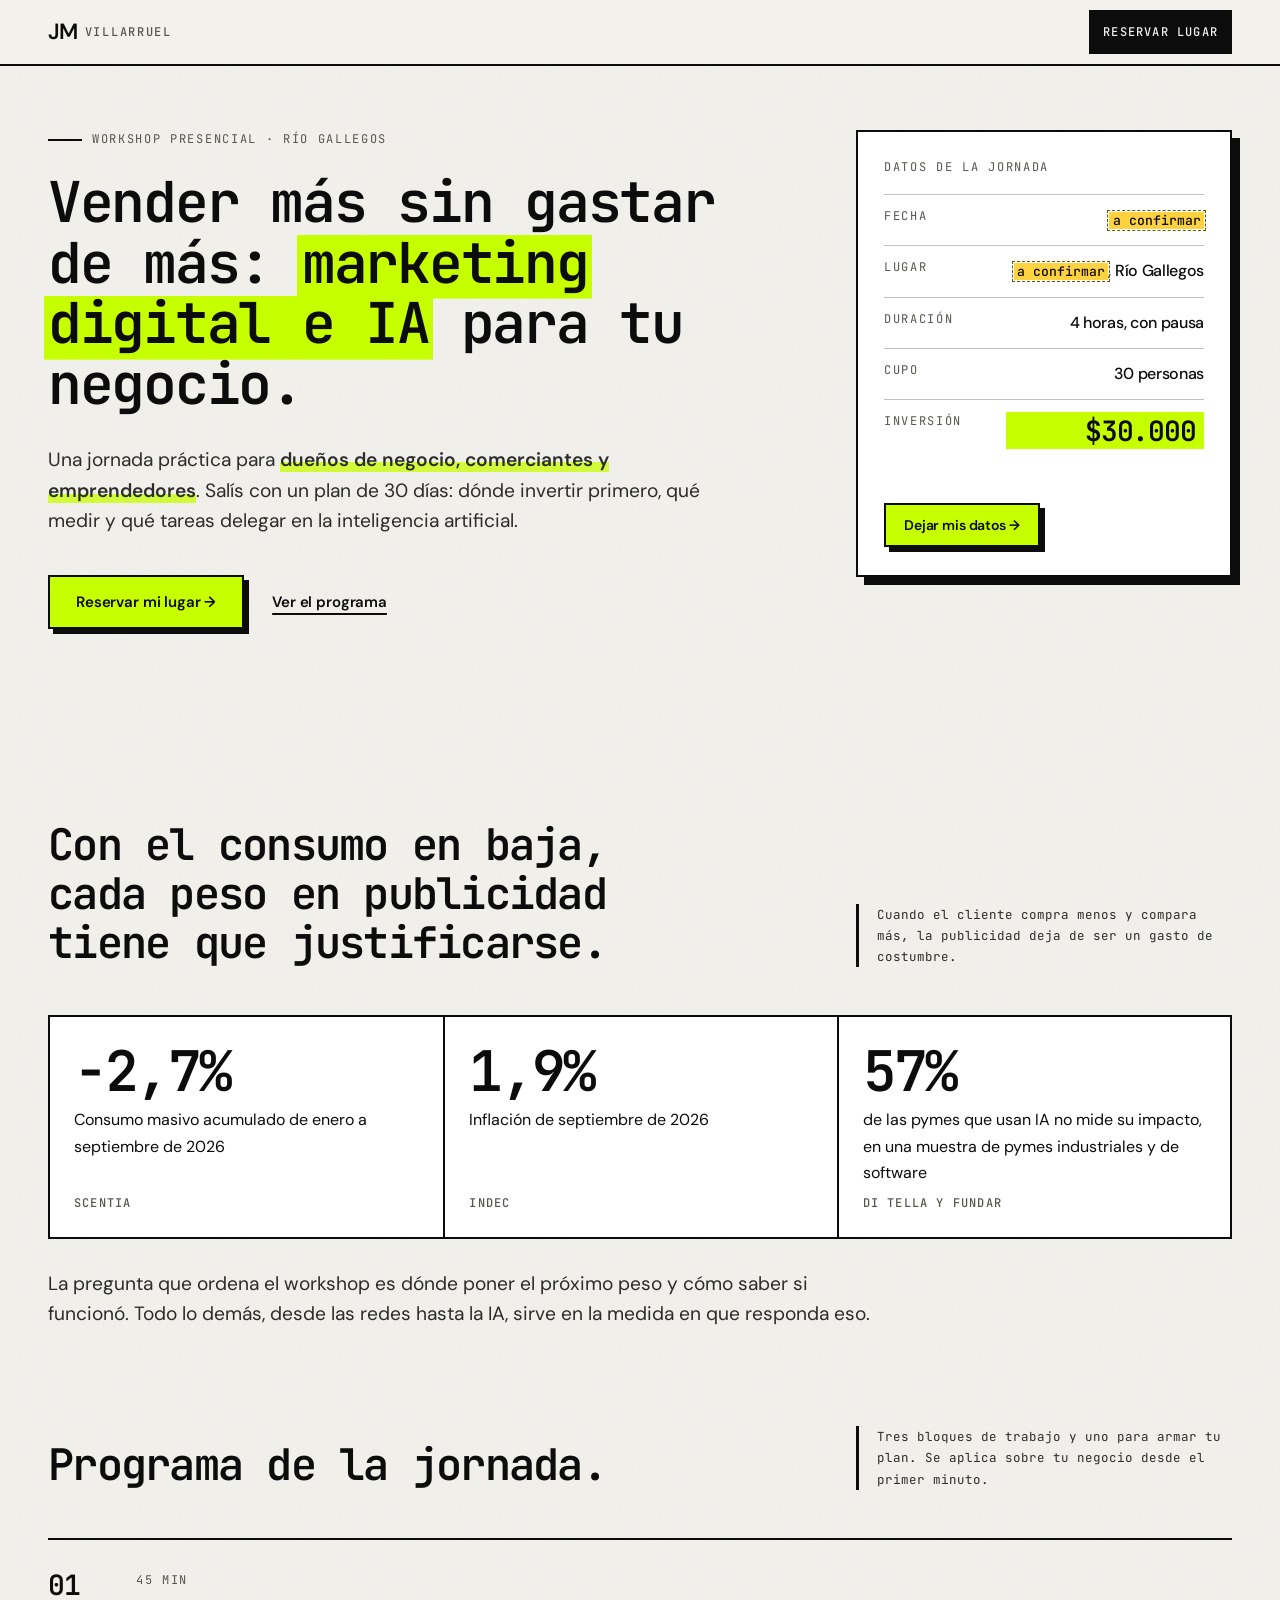
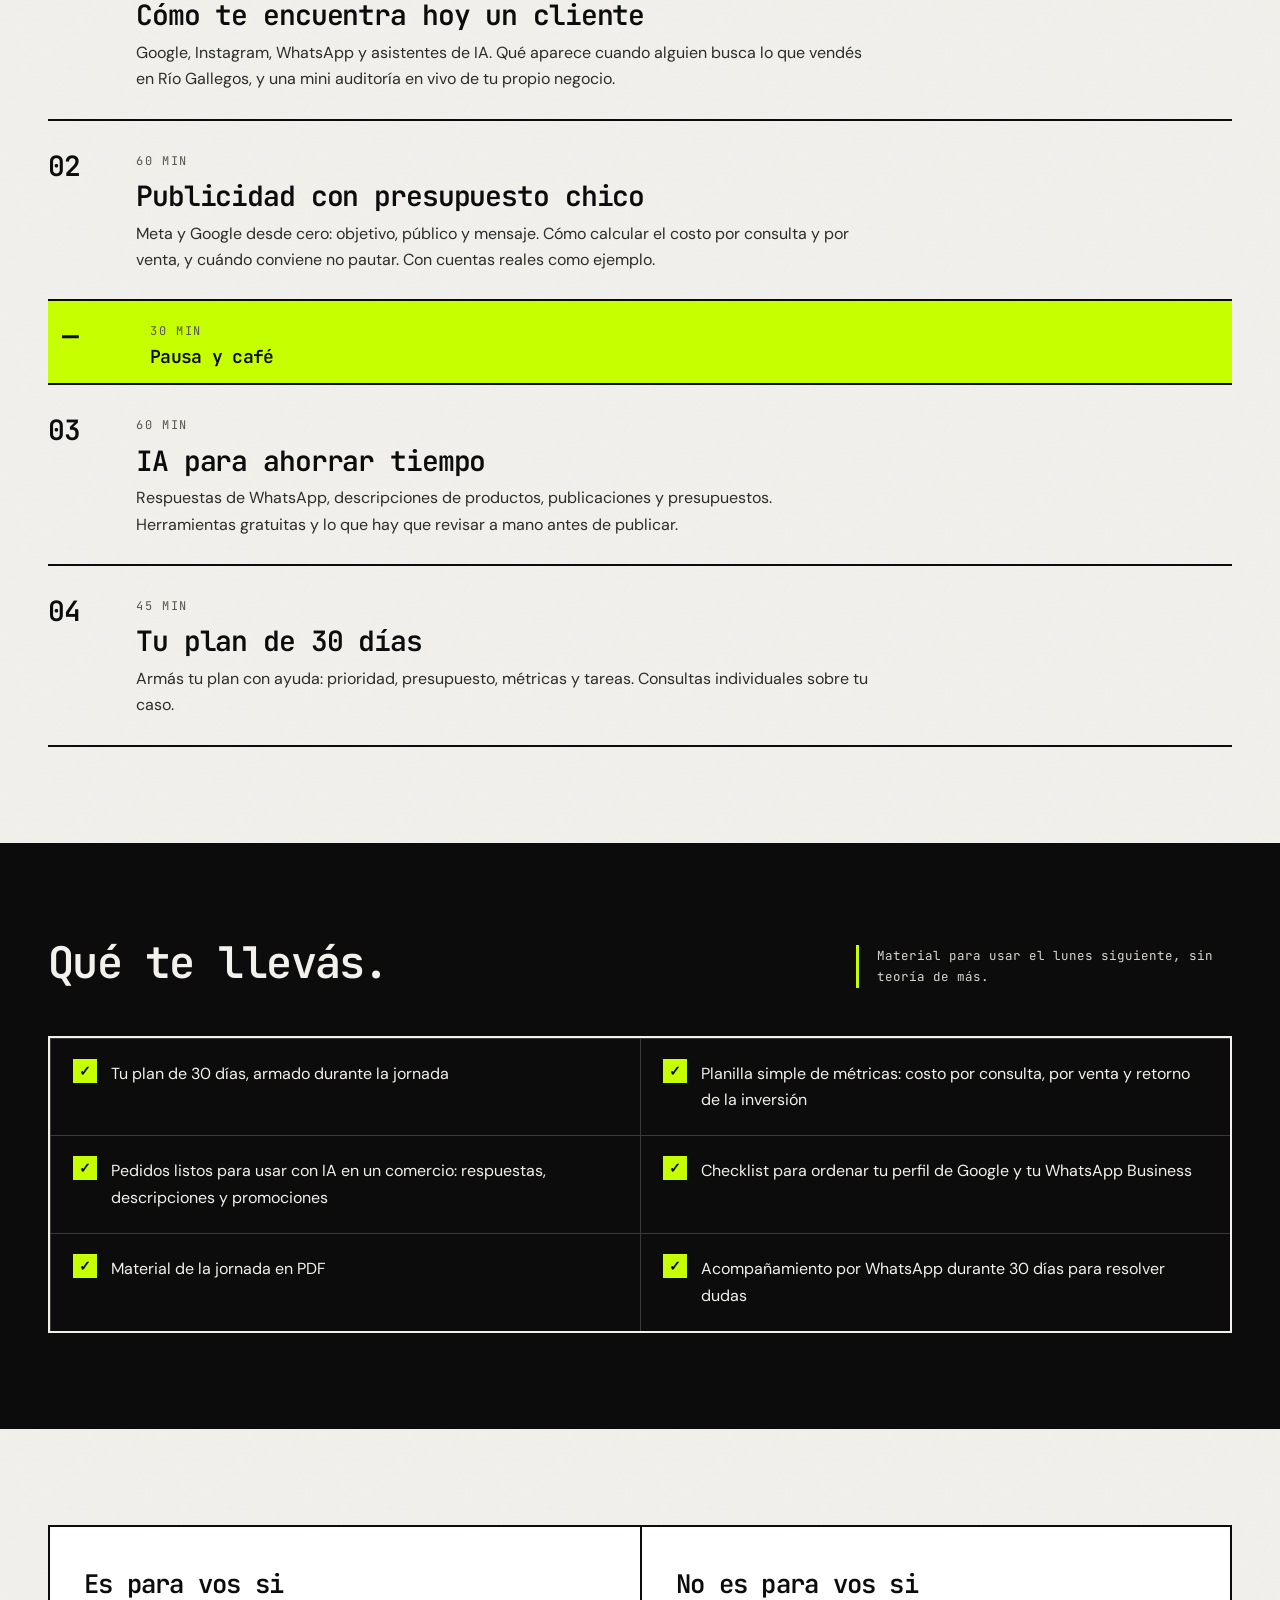
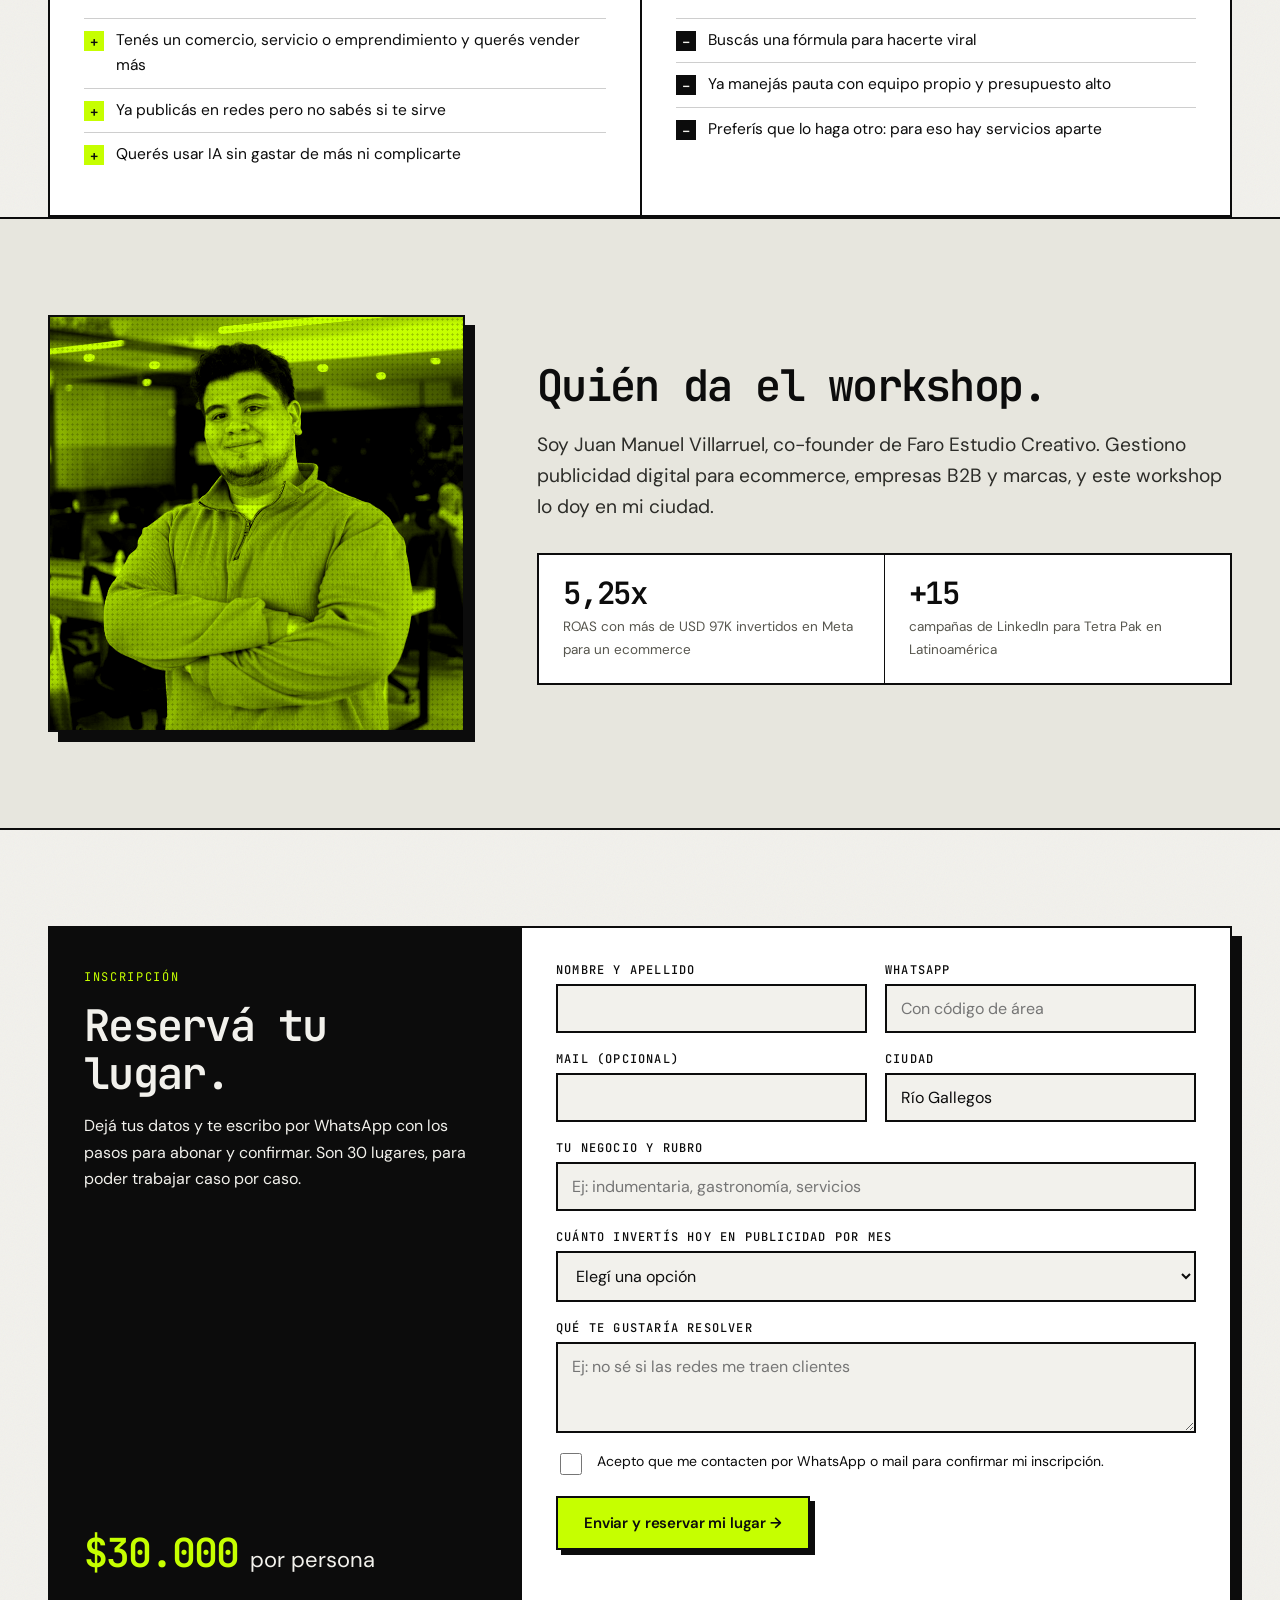
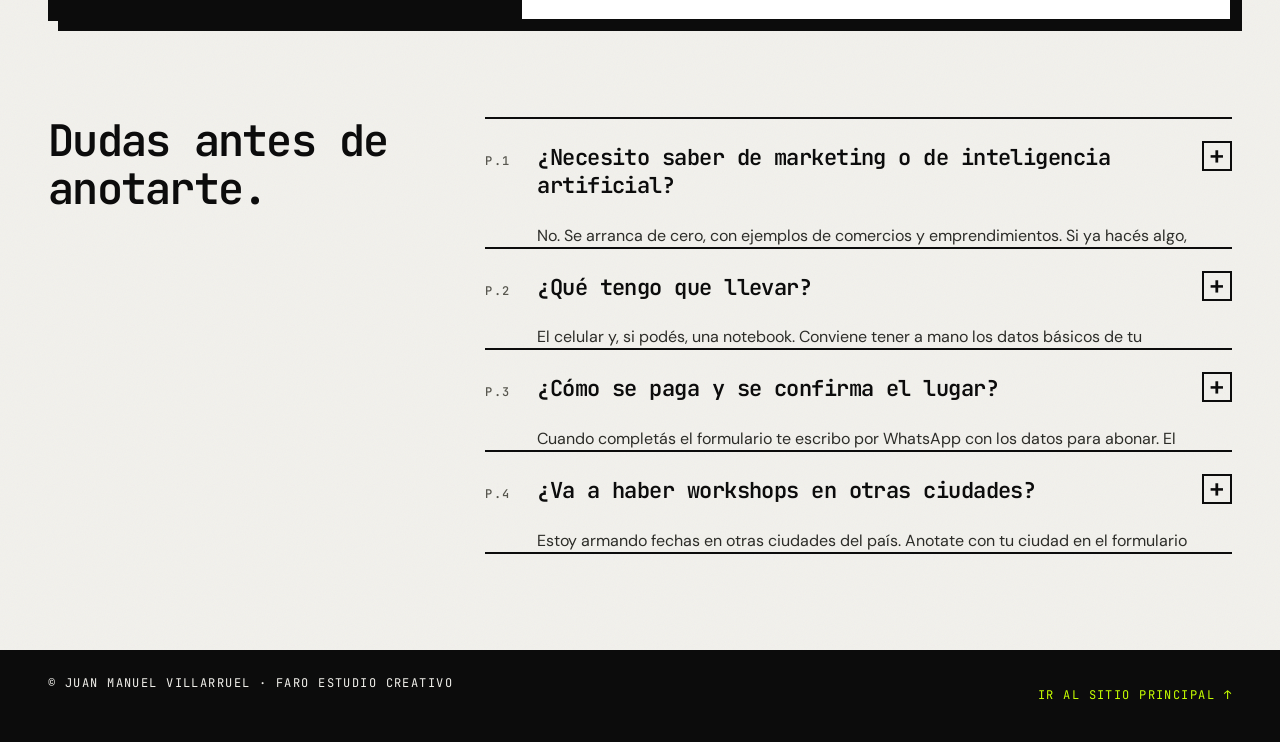
<file: juanma-workshop-preview.html>
<!DOCTYPE html><html lang="es-AR"><head><meta charset="utf-8"><meta name="viewport" content="width=device-width,initial-scale=1"><title>Workshop de marketing digital e IA en Río Gallegos</title>
<link rel="preconnect" href="https://fonts.googleapis.com"><link rel="preconnect" href="https://fonts.gstatic.com" crossorigin>
<link href="https://fonts.googleapis.com/css2?family=DM+Sans:wght@400;500;600&family=JetBrains+Mono:wght@400;500;600&display=swap" rel="stylesheet">
<style>html{scroll-behavior:smooth}body{margin:0}/* Edición JM — diario de estrategia. Papel frío, tinta, un solo color de señal. */
.jm{--ink:#0c0c0c;--paper:#f2f1ec;--paper2:#e7e6de;--sig:#c6ff00;--mut:#57564e;--sans:'DM Sans',system-ui,sans-serif;--mono:'JetBrains Mono',ui-monospace,Menlo,monospace;
  font-family:var(--sans);background:var(--paper);color:var(--ink);font-size:16px;line-height:1.65;overflow-x:clip;-webkit-font-smoothing:antialiased}
.jm *{box-sizing:border-box}
.jm a{color:inherit}
.jm ul,.jm ol{margin:0;padding:0;list-style:none}
.jm h1,.jm h2,.jm h3,.jm h4,.jm p,.jm figure,.jm blockquote,.jm dl,.jm dd{margin:0}
.jm .wrap{max-width:1240px;margin:0 auto;padding:0 28px}
.jm section{padding:96px 0;position:relative}
.jm ::selection{background:var(--sig);color:var(--ink)}
.jm :focus-visible{outline:3px solid var(--ink);outline-offset:3px;box-shadow:0 0 0 6px var(--sig)}
.jm{background-image:url("data:image/svg+xml,%3Csvg xmlns='http://www.w3.org/2000/svg' width='160' height='160'%3E%3Cfilter id='n'%3E%3CfeTurbulence type='fractalNoise' baseFrequency='.9' numOctaves='2' stitchTiles='stitch'/%3E%3C/filter%3E%3Crect width='100%25' height='100%25' filter='url(%23n)' opacity='.05'/%3E%3C/svg%3E")}

/* tipografía */
.jm .mono,.jm .kicker,.jm .util,.jm .ticker,.jm .folio,.jm figcaption,.jm dt,.jm .tag,.jm .plate-sub span,.jm .rail,.jm .tn,.jm .n,.jm label,.jm .f-row span,.jm .f-cost span,.jm .small,.jm .small2,.jm .quote small,.jm .note,.jm .rrow,footer{font-family:var(--mono)}
.jm .mono,.jm .kicker{font-size:12px;letter-spacing:.14em;text-transform:uppercase;color:var(--mut)}
.jm h1{font-weight:600;font-size:clamp(34px,4.9vw,72px);line-height:.98;letter-spacing:-.045em}
.jm h2{font-weight:600;font-size:clamp(30px,4.2vw,58px);line-height:1.02;letter-spacing:-.04em;max-width:15em}
.jm h3{font-weight:600;letter-spacing:-.02em;line-height:1.2}
.jm .lead{font-size:clamp(17px,1.5vw,20px);line-height:1.6;max-width:44em;color:#2c2c28}
.jm .lead b,.jm .deck b{font-weight:600;background:linear-gradient(transparent 62%,rgba(198,255,0,.75) 62%)}
.jm mark.mk{background:linear-gradient(var(--sig),var(--sig)) 0 90%/100% 86% no-repeat;color:inherit;padding:0 .08em;margin:0 -.08em;transition:background-size 1s cubic-bezier(.2,.7,.2,1) .35s;-webkit-box-decoration-break:clone;box-decoration-break:clone}
.jm.js .reveal:not(.in) mark.mk{background-size:0% 86%}
.jm mark.todo{background:#ffd23f;color:var(--ink);outline:1.5px dashed var(--ink);outline-offset:1px;padding:0 .25em;font-family:var(--mono);font-size:.82em;font-weight:500;letter-spacing:0}
.jm .small{font-size:12px;color:var(--mut);line-height:1.6}

/* barra de progreso, nav compacta, índice lateral */
.jm .progress{position:fixed;top:0;left:0;right:0;height:5px;z-index:70;transform-origin:0 50%;transform:scaleX(0);background:var(--sig);border-bottom:1px solid var(--ink)}
.jm .nav{position:fixed;top:0;left:0;right:0;z-index:60;background:var(--paper);border-bottom:2px solid var(--ink);transform:translateY(-102%);transition:transform .35s cubic-bezier(.2,.7,.2,1)}
.jm .nav.scrolled{transform:none}
.jm .nav .wrap{display:flex;align-items:center;justify-content:space-between;height:60px}
.jm .logo{text-decoration:none;font-weight:600;font-size:22px;letter-spacing:-.05em;display:flex;align-items:baseline;gap:8px}
.jm .logo span{font:500 12px var(--mono);letter-spacing:.14em;text-transform:uppercase;color:var(--mut)}
.jm .navlinks{display:flex;gap:22px;align-items:center;font:500 12px var(--mono);letter-spacing:.1em;text-transform:uppercase}
.jm .navlinks a{text-decoration:none;background:linear-gradient(var(--ink),var(--ink)) 0 100%/0 2px no-repeat;transition:background-size .25s;padding-bottom:3px}
.jm .navlinks a:hover{background-size:100% 2px}
.jm .navcta,.jm .pill{background:var(--ink);color:var(--paper)!important;padding:8px 14px!important;background-image:none!important}
.jm .navcta:hover,.jm .pill:hover{background:var(--sig)!important;color:var(--ink)!important}
.jm .menu{display:none;all:unset;display:none;font:600 12px var(--mono);letter-spacing:.12em;text-transform:uppercase;border:2px solid var(--ink);padding:8px 14px;cursor:pointer}
.jm .rail{position:fixed;left:16px;top:50%;transform:translateY(-50%);z-index:50;display:none}
.jm .rail ol{display:grid;gap:10px}
.jm .rail a{display:flex;gap:8px;align-items:center;text-decoration:none;font-size:12px;letter-spacing:.1em;text-transform:uppercase;color:var(--mut)}
.jm .rail b{font-weight:500;width:26px;height:20px;display:grid;place-items:center;border:1.5px solid var(--mut)}
.jm .rail span{max-width:0;overflow:hidden;white-space:nowrap;opacity:0;transition:max-width .3s,opacity .3s}
.jm .rail a:hover span{max-width:120px;opacity:1;background:var(--ink);color:var(--sig);padding:2px 8px}
.jm .rail a.on{color:var(--ink)}
.jm .rail a.on b{background:var(--ink);color:var(--sig);border-color:var(--ink)}
@media(min-width:1380px){.jm .rail{display:block}}

/* cabecera tipo diario */
.jm .util{background:var(--ink);color:var(--paper);font-size:12px;letter-spacing:.12em;text-transform:uppercase;padding:9px 0}
.jm .util .wrap{display:flex;justify-content:space-between;gap:16px}
.jm .util b{color:var(--sig);font-weight:500}
.jm .ticker{background:var(--sig);border-bottom:2px solid var(--ink);overflow:hidden;font-size:12.5px;font-weight:500;letter-spacing:.14em;text-transform:uppercase}
.jm .tk{display:flex;width:max-content;animation:tick 48s linear infinite}
.jm .tk ul{display:flex;flex:none}
.jm .tk li{padding:8px 0;white-space:nowrap}
.jm .tk li:after{content:"✦";margin:0 22px}
@keyframes tick{to{transform:translateX(-50%)}}
.jm .plate{display:block;text-decoration:none;font-weight:600;font-size:clamp(40px,9.05vw,113px);line-height:.92;letter-spacing:-.062em;padding:22px 0 10px;color:var(--ink)}
.jm .plate-sub{display:flex;justify-content:space-between;align-items:center;gap:20px;border-top:6px solid var(--ink);padding:12px 0;position:relative}
.jm .plate-sub:after{content:"";position:absolute;left:0;right:0;bottom:-6px;height:1px;background:var(--ink)}
.jm .plate-sub span{font-size:12px;letter-spacing:.14em;text-transform:uppercase;color:var(--mut)}
.jm .plate-sub ul{display:flex;gap:18px;align-items:center;font:500 12px var(--mono);letter-spacing:.1em;text-transform:uppercase}
.jm .plate-sub a{text-decoration:none}
.jm .plate-sub a:not(.pill):hover{text-decoration:underline;text-decoration-thickness:2px;text-underline-offset:5px}

/* hero */
.jm .hero{display:grid;grid-template-columns:minmax(0,8fr) minmax(0,4fr);gap:56px;padding-top:64px;padding-bottom:96px;align-items:start}
.jm .kicker{margin-bottom:22px;display:flex;gap:10px;align-items:center}
.jm .kicker:before{content:"";width:34px;height:2px;background:var(--ink)}
.jm .deck{font-size:clamp(17px,1.5vw,20px);line-height:1.6;margin-top:30px;max-width:36em;color:#2c2c28}
.jm .rotline{margin-top:28px;display:flex;flex-wrap:wrap;gap:10px 12px;align-items:baseline;font:600 clamp(18px,1.9vw,25px)/1.2 var(--sans);letter-spacing:-.03em}
.jm .rotline>span:first-child{font:500 12px var(--mono);letter-spacing:.14em;text-transform:uppercase;color:var(--mut)}
.jm .rot{display:inline-block;background:var(--ink);color:var(--sig);padding:3px 12px 5px;transition:opacity .38s,transform .38s;min-width:5ch}
.jm .rot.out{opacity:0;transform:translateY(8px)}
.jm .btns{display:flex;flex-wrap:wrap;gap:16px 22px;margin-top:38px;align-items:center}
.jm .btn{display:inline-block;background:var(--sig);color:var(--ink)!important;border:2px solid var(--ink);padding:15px 26px;font:600 15px var(--sans);letter-spacing:-.01em;text-decoration:none;cursor:pointer;box-shadow:5px 5px 0 var(--ink);transition:transform .15s,box-shadow .15s,background .2s}
.jm .btn:hover{transform:translate(-2px,-2px);box-shadow:7px 7px 0 var(--ink)}
.jm .btn:active{transform:translate(4px,4px);box-shadow:1px 1px 0 var(--ink)}
.jm .btn.ghost{background:transparent;border-color:transparent;box-shadow:none;padding:15px 4px;text-decoration:underline;text-decoration-thickness:2px;text-underline-offset:6px}
.jm .btn.ghost:hover{transform:none;background:var(--sig)}
.jm .btn.sm{padding:11px 18px;font-size:14px;margin-top:22px}
.jm .h-side{position:relative}
.jm .portrait{position:relative}
.jm .photo{position:relative;aspect-ratio:4/5;background:var(--sig);border:2px solid var(--ink);overflow:hidden;box-shadow:10px 10px 0 var(--ink)}
.jm .photo img{position:absolute;inset:0;width:100%;height:100%;object-fit:cover;object-position:50% 16%;display:block;filter:grayscale(1) contrast(1.3) brightness(1.08);mix-blend-mode:multiply;transition:filter .5s,mix-blend-mode .5s}
.jm .photo:after{content:"";position:absolute;inset:0;pointer-events:none;background:radial-gradient(circle,#000 0.9px,transparent 1.3px) 0 0/5px 5px;opacity:.22;mix-blend-mode:multiply;transition:opacity .5s}
.jm .photo:hover img{filter:none;mix-blend-mode:normal}
.jm .photo:hover:after{opacity:0}
.jm figcaption{font-size:12px;letter-spacing:.1em;text-transform:uppercase;color:var(--mut);margin-top:22px}
.jm .facts{margin-top:26px;border-top:2px solid var(--ink)}
.jm .facts div{display:flex;justify-content:space-between;gap:12px;padding:11px 0;border-bottom:1px solid var(--ink);align-items:baseline}
.jm dt{font-size:12px;letter-spacing:.14em;text-transform:uppercase;color:var(--mut)}
.jm dd{font-weight:600;letter-spacing:-.02em;text-align:right}

/* folio y cabezas de sección */
.jm .folio{display:flex;align-items:center;gap:16px;border-top:3px solid var(--ink);padding-top:10px;margin-bottom:44px;font-size:12px;letter-spacing:.14em;text-transform:uppercase}
.jm .folio i{flex:1;height:1px;background:var(--ink);opacity:.3}
.jm .sec-head{display:grid;grid-template-columns:minmax(0,8fr) minmax(0,4fr);gap:56px;align-items:end;margin-bottom:48px}
.jm .note{font-size:12.5px;line-height:1.7;border-left:3px solid var(--ink);padding-left:18px;color:#2c2c28}

/* frentes */
.jm .tabs{display:grid;grid-template-columns:minmax(0,5fr) minmax(0,7fr);border:2px solid var(--ink);background:#fff;box-shadow:10px 10px 0 var(--ink)}
.jm .tablist{border-right:2px solid var(--ink);display:flex;flex-direction:column}
.jm .tab{all:unset;box-sizing:border-box;cursor:pointer;display:grid;grid-template-columns:auto 1fr;gap:20px;align-items:center;padding:26px 28px;border-bottom:2px solid var(--ink);flex:1;transition:background .2s,color .2s}
.jm .tab:last-child{border-bottom:0}
.jm .tn{font-size:clamp(30px,3.4vw,46px);font-weight:500;letter-spacing:-.04em;line-height:1}
.jm .tt{font-weight:600;font-size:clamp(18px,1.7vw,23px);letter-spacing:-.03em;line-height:1.15;display:block}
.jm .tt small{display:block;font:400 11.5px var(--mono);letter-spacing:.1em;text-transform:uppercase;margin-top:6px;opacity:.7}
.jm .tab:hover{background:var(--paper2)}
.jm .tab.active{background:var(--ink);color:var(--paper)}
.jm .tab.active .tn{color:var(--sig)}
.jm .tab:focus-visible{outline-offset:-6px}
.jm .panels{padding:40px}
.jm .panel{display:none;gap:30px}
.jm .panel.active{display:grid;animation:pin .45s both}
@keyframes pin{from{opacity:0;transform:translateY(10px)}to{opacity:1;transform:none}}
.jm .panel h3{font-size:clamp(24px,2.5vw,34px);letter-spacing:-.035em;margin:12px 0 14px}
.jm .panel p{color:#2c2c28}
.jm .panel ul{border-top:2px solid var(--ink)}
.jm .panel li{display:grid;grid-template-columns:130px 1fr;gap:16px;padding:12px 0;border-bottom:1px solid rgba(12,12,12,.25);font-size:15px}
.jm .panel li b{font:500 11.5px var(--mono);letter-spacing:.12em;text-transform:uppercase;color:var(--mut);padding-top:3px}

/* editorial / problema */
.jm .problem{background:var(--paper2);border-block:2px solid var(--ink)}
.jm .problem .lead{margin:-8px 0 44px}
.jm .duo{display:grid;grid-template-columns:1fr 1fr;border:2px solid var(--ink);background:#fff}
.jm .duo>div{padding:34px 34px 38px}
.jm .duo .b{border-left:2px solid var(--ink)}
.jm .duo h3{font-size:clamp(20px,2vw,26px);margin:8px 0 18px;letter-spacing:-.03em}
.jm .duo li{display:grid;grid-template-columns:22px 1fr;gap:10px;padding:9px 0;border-top:1px solid rgba(12,12,12,.2);font-size:15.5px}
.jm .duo li:before{font-family:var(--mono);font-weight:500}
.jm .duo.wide .a{color:var(--mut)}
.jm .duo.wide .a li:before{content:"✕"}
.jm .duo.wide .b{background:var(--ink);color:var(--paper)}
.jm .duo.wide .b .mono{color:var(--sig)}
.jm .duo.wide .b li{border-color:rgba(255,255,255,.2)}
.jm .duo.wide .b li:before{content:"→";color:var(--sig)}
.jm .duo.rev .a li:before{content:"+";background:var(--sig);height:20px;width:20px;display:grid;place-items:center;font-size:14px;margin-top:3px}
.jm .duo.rev .b li:before{content:"–";background:var(--ink);color:var(--paper);height:20px;width:20px;display:grid;place-items:center;font-size:14px;margin-top:3px}

/* mesa de control */
.jm .funnel{display:grid;grid-template-columns:minmax(0,5fr) minmax(0,7fr);background:var(--ink);color:var(--paper);box-shadow:10px 10px 0 var(--sig);border:2px solid var(--ink)}
.jm .f-intro{padding:44px 40px}
.jm .f-intro .mono{color:var(--sig)}
.jm .f-intro h2{font-size:clamp(28px,3.2vw,44px);margin:14px 0 16px}
.jm .f-intro p{color:#cfcec6}
.jm .f-intro .small{color:#8c8b82;margin-top:18px}
.jm .f-card{padding:40px;border-left:1px solid #3a3a36;background:#141412}
.jm .f-grid{display:grid;grid-template-columns:1fr 1fr;gap:20px 24px}
.jm .f-grid label{font-size:12px;letter-spacing:.12em;text-transform:uppercase;color:#a9a89f;display:block}
.jm .f-grid label.wide{grid-column:1/-1}
.jm .f-grid small{text-transform:none;letter-spacing:0}
.jm .f-grid input{display:block;width:100%;margin-top:6px;background:transparent;border:0;border-bottom:2px solid var(--sig);color:var(--sig);font:500 26px var(--mono);padding:4px 0;border-radius:0}
.jm .f-grid input:focus{outline:none;background:rgba(198,255,0,.08)}
.jm .f-out{margin-top:32px;display:grid;gap:14px}
.jm .f-row{display:grid;grid-template-columns:150px 1fr 64px;gap:14px;align-items:center;font-size:12px}
.jm .f-row span{color:#a9a89f;letter-spacing:.06em;text-transform:uppercase}
.jm .f-bar{height:12px;background:#2c2c28}
.jm .f-bar i{display:block;height:100%;background:var(--sig);transition:width .5s cubic-bezier(.2,.7,.2,1);min-width:2px}
.jm .f-row b{font:500 18px var(--mono);text-align:right;color:var(--paper)}
.jm .f-cost{display:grid;grid-template-columns:repeat(3,1fr);border:1px solid #3a3a36;margin-top:8px}
.jm .f-cost div{padding:14px 16px;border-right:1px solid #3a3a36}
.jm .f-cost div:last-child{border:0}
.jm .f-cost span{display:block;font-size:12px;letter-spacing:.1em;text-transform:uppercase;color:#a9a89f}
.jm .f-cost b{font:500 24px var(--mono);color:var(--sig)}
.jm .f-insight{border-left:4px solid var(--sig);padding:2px 0 2px 16px;font-size:14.5px;color:#e4e3db;line-height:1.6}
.jm .funnel .btn{justify-self:start;box-shadow:5px 5px 0 var(--paper);border-color:var(--paper)}
.jm .funnel .btn:hover{box-shadow:7px 7px 0 var(--paper)}

/* diagnóstico */
.jm .five{border-top:3px solid var(--ink)}
.jm .fv{display:grid;grid-template-columns:90px minmax(0,1fr) minmax(0,1.3fr);gap:24px;align-items:baseline;padding:24px 8px;border-bottom:1px solid var(--ink);transition:background .2s,padding .25s}
.jm .fv .n{font-size:13px;letter-spacing:.12em;color:var(--mut)}
.jm .fv h4{font-size:clamp(20px,2.2vw,30px);font-weight:600;letter-spacing:-.035em;line-height:1.1}
.jm .fv p{color:#2c2c28;font-size:15.5px}
.jm .fv:hover{background:var(--sig);padding-left:22px}
.jm .fv:hover .n{color:var(--ink)}

/* notas de tapa */
.jm .dark{background:var(--ink);color:var(--paper)}
.jm .dark .folio{border-color:var(--paper)}
.jm .dark .folio i{background:var(--paper)}
.jm .dark .note{border-color:var(--sig);color:#d8d7cf}
.jm .dark .mono{color:#a9a89f}
.jm .dcards{display:grid;grid-template-columns:minmax(0,1.25fr) minmax(0,1fr);border:1px solid #44443f}
.jm .dcard{padding:32px;border:1px solid #44443f;margin:-.5px;display:flex;flex-direction:column;gap:10px;transition:background .25s}
.jm .dcard:first-child{grid-row:1/4;padding:44px}
.jm .dcard:hover{background:#171715}
.jm .dtop{display:flex;justify-content:space-between;gap:10px;align-items:center}
.jm .tag{font-size:12px;letter-spacing:.12em;text-transform:uppercase;border:1px solid var(--sig);color:var(--sig);padding:3px 9px}
.jm .big{font-weight:600;letter-spacing:-.06em;line-height:1.08;font-size:clamp(44px,5vw,70px);color:var(--sig);margin:10px 0 6px}
.jm .dcard:first-child .big{font-size:clamp(60px,8.4vw,124px)}
.jm .big mark.todo{display:inline-block;line-height:1.05;font-family:var(--sans);font-weight:600;font-size:1em;letter-spacing:-.05em;padding:0 .1em;outline-width:2px}
.jm .dcard h3{font-size:clamp(18px,1.8vw,24px)}
.jm .dcard:first-child h3{font-size:clamp(24px,2.6vw,34px)}
.jm .dcard p{color:#bdbcb3;font-size:15px}
.jm .dark .foot{margin-top:24px;max-width:520px;color:#8c8b82}

/* cartas de lectores */
.jm .recs-sec{z-index:55;background:var(--sig);border-block:2px solid var(--ink);overflow:hidden;padding-bottom:88px}
.jm .recs-actions{display:flex;flex-wrap:wrap;gap:16px 20px;align-items:center}
.jm .recs-actions .btn{background:var(--ink);color:var(--sig)!important;box-shadow:5px 5px 0 var(--paper)}
.jm .recs-toggle{display:none;font:500 12px var(--mono);letter-spacing:.12em;text-transform:uppercase;background:none;border:2px solid var(--ink);padding:12px 16px;cursor:pointer;color:var(--ink)}
.jm.js .recs-toggle{display:inline-block}
.jm .recs-toggle:hover{background:var(--ink);color:var(--sig)}
.jm .recs{margin-top:52px;display:grid;gap:26px}
.jm .rrow{overflow:hidden;padding:14px 0 22px}
.jm .rrow:first-child{margin-bottom:10px}
.jm .rtrack{display:flex;align-items:flex-start;gap:28px;width:max-content;animation:rmove 60s linear infinite;will-change:transform}
.jm .rrow.g-t .rtrack{animation-duration:125s}
.jm .rrow.rev .rtrack{animation-direction:reverse}
.jm .rlabel{display:flex;flex-wrap:wrap;align-items:baseline;gap:6px 14px;margin:0 auto 14px;font:400 12px var(--mono);letter-spacing:.1em;text-transform:uppercase}
.jm .rlabel b{font-weight:500;background:var(--ink);color:var(--sig);padding:4px 12px;letter-spacing:.14em}
.jm .rlabel span{color:#2c2c28;letter-spacing:.06em}
.jm .recs:hover .rtrack,.jm .recs:focus-within .rtrack,.jm .recs.paused .rtrack{animation-play-state:paused}
.jm .rcard{flex:0 0 auto;width:min(440px,82vw);background:#fff;border:2px solid var(--ink);box-shadow:7px 7px 0 var(--ink);transform:rotate(-1.4deg);transition:transform .25s,box-shadow .25s}
.jm .rcard:nth-child(even){transform:rotate(1.1deg)}
.jm .rcard:nth-child(3n){transform:rotate(-.4deg)}
.jm .rcard:hover{transform:rotate(0) scale(1.03);box-shadow:10px 10px 0 var(--ink);position:relative;z-index:2}
.jm .rcard img{display:block;width:100%;height:auto}
@keyframes rmove{from{transform:translateX(0)}to{transform:translateX(calc((-100% - 28px) / var(--n,2)))}}

/* método */
.jm .metodo{display:grid;grid-template-columns:minmax(0,5fr) minmax(0,7fr);gap:72px;align-items:start}
.jm .m-left{position:sticky;top:96px}
.jm .m-left .lead{margin-top:20px}
.jm .quote{margin-top:36px;font-weight:600;font-size:clamp(21px,2.3vw,30px);line-height:1.18;letter-spacing:-.035em;border-left:6px solid var(--sig);box-shadow:-2px 0 0 var(--ink);padding-left:22px}
.jm .quote small{display:block;margin-top:14px;font-weight:400;font-size:12px;letter-spacing:.12em;text-transform:uppercase;color:var(--mut)}
.jm .steps{position:relative;padding-left:70px;--p:0}
.jm .steps:before,.jm .steps:after{content:"";position:absolute;left:21px;top:8px;bottom:60px;width:4px}
.jm .steps:before{background:rgba(12,12,12,.18)}
.jm .steps:after{background:var(--ink);transform-origin:top;transform:scaleY(var(--p))}
.jm .step{position:relative;padding:0 0 46px}
.jm .step .n{position:absolute;left:-70px;top:0;width:46px;height:46px;background:var(--paper);border:2px solid var(--ink);display:grid;place-items:center;font-size:14px;font-weight:500;z-index:1;transition:background .3s,color .3s,transform .3s}
.jm .step.on .n{background:var(--sig);transform:scale(1.12)}
.jm .step h3{font-size:clamp(21px,2.3vw,30px);letter-spacing:-.035em;margin-bottom:8px}
.jm .step p{color:#2c2c28;max-width:34em}

/* perfil */
.jm .whyme{background:var(--paper2);border-block:2px solid var(--ink)}
.jm .why{display:grid;grid-template-columns:minmax(0,4.5fr) minmax(0,7.5fr);gap:72px;align-items:center}
.jm .why .photo{aspect-ratio:1/1}
.jm .why .photo img{object-position:50% 22%}
.jm .sticker{position:absolute;right:-18px;bottom:34px;background:var(--sig);border:2px solid var(--ink);padding:9px 14px;font:600 12px var(--mono);letter-spacing:.1em;text-transform:uppercase;transform:rotate(-6deg);box-shadow:4px 4px 0 var(--ink)}
.jm .why .lead{margin:20px 0 30px}
.jm .grid22{display:grid;grid-template-columns:1fr 1fr;border:2px solid var(--ink);background:#fff}
.jm .grid22>div{padding:22px 24px;border-right:1px solid var(--ink);border-bottom:1px solid var(--ink)}
.jm .grid22>div:nth-child(2n){border-right:0}
.jm .grid22>div:nth-last-child(-n+2){border-bottom:0}
.jm .grid22 strong{display:block;font-size:clamp(22px,2.4vw,32px);font-weight:600;letter-spacing:-.04em;line-height:1.1}
.jm .grid22 span{display:block;margin-top:6px;font-size:13.5px;color:var(--mut)}

/* clasificados */
.jm .offer{display:grid;grid-template-columns:minmax(0,6fr) minmax(0,5fr);border:2px solid var(--ink);box-shadow:10px 10px 0 var(--ink)}
.jm .o-main{background:var(--ink);color:var(--paper);padding:48px 44px}
.jm .o-main .mono{color:var(--sig)}
.jm .o-main h2{font-size:clamp(30px,3.6vw,50px);margin:14px 0 18px}
.jm .o-main p{color:#d6d5cd}
.jm .o-btns{display:flex;flex-wrap:wrap;gap:16px 18px;margin-top:30px}
.jm .btn.light{background:var(--sig);box-shadow:5px 5px 0 var(--paper);border-color:var(--paper)}
.jm .btn.light:hover{box-shadow:7px 7px 0 var(--paper)}
.jm .btn.copy{background:transparent;color:var(--paper)!important;border-color:var(--paper);box-shadow:none}
.jm .btn.copy:hover{background:var(--paper);color:var(--ink)!important;transform:none}
.jm .small2{margin-top:18px;font:400 12.5px var(--mono);color:#a9a89f}
.jm .o-steps{padding:36px 36px 20px;background:#fff;display:grid;align-content:start}
.jm .ostep{display:grid;grid-template-columns:40px 1fr;gap:16px;padding:18px 0;border-bottom:2px dashed var(--ink)}
.jm .ostep:last-child{border:0}
.jm .ostep i{font:500 22px var(--mono);font-style:normal;background:var(--sig);border:2px solid var(--ink);width:40px;height:40px;display:grid;place-items:center}
.jm .ostep b{display:block;font-weight:600;letter-spacing:-.02em;line-height:1.25}
.jm .ostep span{display:block;font-size:14px;color:var(--mut);margin-top:3px}

/* entrevista */
.jm .faq{display:grid;grid-template-columns:minmax(0,4fr) minmax(0,8fr);gap:64px;align-items:start}
.jm .faq .lead{margin-top:18px}
.jm .faq>div:last-child{counter-reset:q;border-bottom:2px solid var(--ink)}
.jm .q button{all:unset;box-sizing:border-box;width:100%;cursor:pointer;display:grid;grid-template-columns:auto 1fr auto;gap:18px;align-items:baseline;padding:22px 0;border-top:2px solid var(--ink);font:600 clamp(17px,1.8vw,22px)/1.3 var(--sans);letter-spacing:-.025em}
.jm .q button:before{counter-increment:q;content:"P." counter(q);font:500 12px var(--mono);letter-spacing:.1em;color:var(--mut);width:34px}
.jm .q button span:last-child{font:500 26px var(--mono);width:30px;height:30px;display:grid;place-items:center;border:2px solid var(--ink);line-height:1}
.jm .q button:hover span:last-child,.jm .q.open button span:last-child{background:var(--sig)}
.jm .q .a{display:grid;grid-template-rows:0fr;transition:grid-template-rows .35s}
.jm .q.open .a{grid-template-rows:1fr}
.jm .q .a>div{overflow:hidden;min-height:0;padding-left:52px;color:#2c2c28;max-width:44em}
.jm .q.open .a>div{padding-bottom:24px}

/* cierre */
.jm .final{background:var(--sig);border-top:2px solid var(--ink);padding:120px 0 110px}
.jm .final h2{font-weight:600;font-size:clamp(40px,6.6vw,100px);line-height:.94;letter-spacing:-.06em;max-width:11em;margin:16px 0 26px}
.jm .final .lead{margin-bottom:34px}
.jm .final .small{margin-top:20px;color:#2c2c28}
.jm .final .mono{color:var(--ink)}
.jm .btn.dark-btn{background:var(--ink);color:var(--sig)!important;box-shadow:6px 6px 0 var(--paper);font-size:17px;padding:18px 32px}
.jm footer{background:var(--ink);color:var(--paper);font-size:12px;letter-spacing:.12em;text-transform:uppercase;padding:24px 0}
.jm footer .wrap{display:flex;justify-content:space-between;gap:16px;flex-wrap:wrap}
.jm footer a{text-decoration:none;color:var(--sig)}

/* botón fijo y cursor */
.jm .sticky-cta{position:fixed;right:20px;bottom:20px;z-index:65;background:var(--sig);color:var(--ink);border:2px solid var(--ink);padding:12px 18px;font:600 14px var(--sans);text-decoration:none;box-shadow:5px 5px 0 var(--ink);transform:translateY(160%);transition:transform .35s cubic-bezier(.2,.7,.2,1)}
.jm .sticky-cta.show{transform:none}
.jm .cur{position:fixed;left:0;top:0;width:14px;height:14px;margin:-7px 0 0 -7px;background:var(--sig);border:2px solid var(--ink);pointer-events:none;z-index:200;transition:width .2s,height .2s,margin .2s,background .2s;opacity:0}
.jm .cur.on{opacity:1}
.jm .cur.big{width:44px;height:44px;margin:-22px 0 0 -22px;background:rgba(198,255,0,.5)}

/* revelado */
.jm.js .reveal{opacity:0;transform:translateY(26px);transition:opacity .8s cubic-bezier(.2,.7,.2,1),transform .8s cubic-bezier(.2,.7,.2,1)}
.jm.js .reveal.in{opacity:1;transform:none}
.jm.js .stag>*{opacity:0;transform:translateY(20px);transition:opacity .6s,transform .6s}
.jm.js .reveal.in .stag>*{opacity:1;transform:none}
.jm.js .reveal.in .stag>*:nth-child(2){transition-delay:.08s}
.jm.js .reveal.in .stag>*:nth-child(3){transition-delay:.16s}
.jm.js .reveal.in .stag>*:nth-child(4){transition-delay:.24s}
.jm.js .reveal.in .stag>*:nth-child(5){transition-delay:.32s}

/* móvil */
@media (max-width:900px){
  .jm section{padding:68px 0}
  .jm .wrap{padding:0 18px}
  .jm .util .wrap span:nth-child(2){display:none}
  .jm .plate{font-size:clamp(40px,13.4vw,84px);line-height:.9;letter-spacing:-.055em}
  .jm .plate-sub span{display:none}
  .jm .plate-sub ul{overflow-x:auto;gap:16px;width:100%;padding-bottom:2px}
  .jm .plate-sub li{flex:none}
  .jm .nav .navlinks{display:none;position:absolute;top:60px;left:0;right:0;flex-direction:column;align-items:stretch;gap:0;background:var(--paper);border-bottom:2px solid var(--ink);padding:8px 18px 18px}
  .jm .nav.open .navlinks{display:flex}
  .jm .navlinks li a{display:block;padding:14px 0;border-bottom:1px solid rgba(12,12,12,.2)}
  .jm .menu{display:block}
  .jm .logo span{display:none}
  .jm .hero{grid-template-columns:1fr;gap:40px;padding-top:40px;padding-bottom:64px}
  .jm .h-side{max-width:420px}
  .jm .sec-head,.jm .metodo,.jm .why,.jm .faq,.jm .funnel,.jm .offer,.jm .tabs{grid-template-columns:1fr}
  .jm .sec-head{gap:22px;margin-bottom:34px}
  .jm .m-left{position:static}
  .jm .metodo,.jm .why,.jm .faq{gap:44px}
  .jm .tablist{border-right:0;border-bottom:2px solid var(--ink)}
  .jm .panels{padding:26px 22px}
  .jm .panel li{grid-template-columns:1fr;gap:2px}
  .jm .duo{grid-template-columns:1fr}
  .jm .duo .b{border-left:0;border-top:2px solid var(--ink)}
  .jm .duo>div{padding:26px 22px}
  .jm .f-intro,.jm .f-card{padding:28px 22px}
  .jm .f-card{border-left:0;border-top:1px solid #3a3a36}
  .jm .f-row{grid-template-columns:1fr 56px}
  .jm .f-row .f-bar{grid-column:1/-1;order:3}
  .jm .fv{grid-template-columns:44px 1fr;gap:6px 14px}
  .jm .fv p{grid-column:2}
  .jm .dcards{grid-template-columns:1fr}
  .jm .dcard:first-child{grid-row:auto;padding:32px}
  .jm .o-main{padding:32px 24px}
  .jm .o-steps{padding:24px 22px 12px}
  .jm .sticker{right:6px}
  .jm .q .a>div{padding-left:0}
  .jm .rrow{padding:10px 0 18px}
  .jm .rtrack{animation-duration:48s}
  .jm .rrow.g-t .rtrack{animation-duration:100s}
  .jm .final{padding:84px 0 76px}
  .jm .cur{display:none}
}
@media (prefers-reduced-motion:reduce){
  .jm *{animation:none!important;transition:none!important}
  .jm.js .reveal,.jm.js .stag>*{opacity:1;transform:none}
  .jm .tk{width:auto;overflow-x:auto}
  .jm .tk ul:last-child{display:none}
  .jm .rrow{overflow-x:auto;scroll-snap-type:x proximity;padding-inline:18px}
  .jm .rcard{scroll-snap-align:start}
  .jm .rcard[aria-hidden="true"]{display:none}
  .jm .recs-toggle{display:none!important}
  .jm .cur{display:none}
}

/* franja de marcas */
.jm .brands{padding:34px 0;border-bottom:2px solid var(--ink);background:#fff}
.jm .brands .wrap{display:grid;grid-template-columns:auto 1fr;gap:20px 40px;align-items:center}
.jm .bl{display:grid;grid-template-columns:repeat(6,minmax(0,1fr));gap:14px}
.jm .bl li{min-height:62px;display:grid;place-items:center;border:2px solid var(--ink);padding:10px 14px;text-align:center}
.jm .b-name{font-weight:600;font-size:clamp(17px,1.7vw,23px);letter-spacing:-.04em;line-height:1.05}
.jm .b-slot{border-style:dashed!important;border-color:rgba(12,12,12,.4)!important}
@media(max-width:900px){.jm .bl{grid-template-columns:repeat(2,minmax(0,1fr))}.jm .brands .wrap{grid-template-columns:1fr}.jm .brands{padding:26px 0}}

/* ===== Accesibilidad / usabilidad (revisión) ===== */
.jm .skip{position:absolute;left:12px;top:-60px;z-index:200;background:var(--sig);color:var(--ink);border:2px solid var(--ink);padding:12px 16px;font:600 14px var(--sans);text-decoration:none}
.jm .skip:focus{top:12px}
.jm main:focus{outline:none}
/* botones de CTA del nav: que no los pise el subrayado animado */
.jm .navlinks a.navcta,.jm .navlinks a.pill,.jm a.pill{background:var(--ink);background-image:none!important;color:var(--paper)!important}
.jm .navlinks a.navcta:hover,.jm .navlinks a.pill:hover,.jm a.pill:hover{background:var(--sig)!important;color:var(--ink)!important}
/* foco visible también donde hay all:unset */
.jm .menu:focus-visible,.jm .tab:focus-visible,.jm .q button:focus-visible,.jm .rbtn:focus-visible,.jm .recs-toggle:focus-visible,.jm .motion-toggle:focus-visible,.jm .rdlg button:focus-visible,.jm .rdlg a:focus-visible{outline:3px solid var(--ink);outline-offset:3px;box-shadow:0 0 0 6px var(--sig)}
.jm .util .motion-toggle:focus-visible,.jm .tab:focus-visible,.jm .final :focus-visible,.jm #casos :focus-visible{outline-color:var(--sig);box-shadow:0 0 0 5px var(--ink)}
/* lo que está fuera de pantalla no recibe foco */
.jm .nav:not(.scrolled):not(.open){visibility:hidden;transition:transform .35s cubic-bezier(.2,.7,.2,1),visibility 0s .35s}
.jm .sticky-cta:not(.show){visibility:hidden;transition:transform .35s cubic-bezier(.2,.7,.2,1),visibility 0s .35s}
/* áreas táctiles >= 44px */
.jm .navlinks a,.jm .plate-sub a,footer a{display:inline-flex;align-items:center;min-height:44px}
.jm .menu{min-height:44px;min-width:44px;display:none;align-items:center;justify-content:center}
.jm .logo{display:inline-flex;align-items:center;min-height:44px}
.jm .recs-toggle,.jm .motion-toggle,.jm .btn{min-height:44px}
.jm .motion-toggle{display:none;background:none;border:1px solid currentColor;color:inherit;font:500 12px var(--mono);letter-spacing:.12em;text-transform:uppercase;padding:6px 12px;cursor:pointer}
.jm.js .motion-toggle{display:inline-flex;align-items:center}
.jm .motion-toggle:hover{background:var(--sig);color:var(--ink)}
.jm .util .wrap{display:flex;justify-content:space-between;align-items:center;gap:16px}
/* pausa global */
.jm.still .tk,.jm.still .rtrack{animation-play-state:paused}
.jm .tk:hover,.jm .tk:focus-within{animation-play-state:paused}
/* índice lateral: contraste y foco */
.jm .rail b{background:var(--paper);color:var(--ink);border-color:var(--ink)}
.jm .rail a{color:var(--ink)}
.jm .rail a.on b{background:var(--sig);color:var(--ink);box-shadow:3px 3px 0 var(--ink)}
.jm .rail a:hover span,.jm .rail a:focus-visible span{max-width:140px;opacity:1;background:var(--ink);color:var(--sig);padding:2px 8px}
.jm .rail a{min-height:44px}
/* FAQ: sin JS queda todo abierto */
.jm .q .a{grid-template-rows:1fr}
.jm.js .q:not(.open) .a{grid-template-rows:0fr}
.jm .q .a>div{padding-bottom:24px}
/* placeholders con contraste de borde >= 3:1 */
.jm .b-slot{border-color:#6b6a62!important}
.jm mark.todo{outline:1px dashed #6b5a00}
.jm .btn-ph{display:inline-flex;align-items:center;min-height:44px}
/* tarjetas de recomendación clicables */
.jm .rbtn{all:unset;box-sizing:border-box;display:block;position:relative;cursor:zoom-in;width:100%}
.jm .rbtn img{display:block;width:100%;height:auto}
.jm .rzoom{position:absolute;right:10px;bottom:10px;background:var(--ink);color:var(--sig);font:500 12px var(--mono);letter-spacing:.1em;text-transform:uppercase;padding:6px 10px;opacity:0;transform:translateY(4px);transition:.2s}
.jm .rbtn:hover .rzoom,.jm .rbtn:focus-visible .rzoom{opacity:1;transform:none}
@media(hover:none){.jm .rzoom{opacity:1;transform:none}}
/* diálogo de lectura */
.jm .rdlg{border:3px solid var(--ink);background:var(--paper);color:var(--ink);padding:0;width:min(720px,calc(100vw - 24px));max-height:calc(100dvh - 24px);box-shadow:10px 10px 0 var(--ink);overflow:auto}
.jm .rdlg::backdrop,.rdlg::backdrop{background:rgba(12,12,12,.72)}
.jm .rdlg-in{padding:28px 28px 24px;position:relative}
.jm .rdlg-x{position:sticky;top:0;float:right;background:var(--ink);color:var(--sig);border:0;font:600 12px var(--mono);letter-spacing:.12em;text-transform:uppercase;padding:0 14px;min-height:44px;cursor:pointer;z-index:2}
.jm .rdlg h3{font-weight:600;font-size:clamp(24px,3vw,32px);letter-spacing:-.04em;line-height:1.1;margin-top:6px}
.jm .rdlg-role{color:var(--mut);margin-top:6px}
.jm .rdlg-rel{font:500 12px var(--mono);letter-spacing:.1em;text-transform:uppercase;margin-top:10px;display:inline-block;background:var(--sig);padding:4px 10px}
.jm .rdlg-body{margin-top:20px;border-top:2px solid var(--ink);padding-top:18px}
.jm .rdlg-body p+p{margin-top:14px}
.jm .rdlg-nav{display:flex;justify-content:space-between;align-items:center;gap:12px;margin-top:24px;border-top:2px solid var(--ink);padding-top:16px;font:500 12px var(--mono);letter-spacing:.1em;text-transform:uppercase}
.jm .rdlg-nav button{background:none;border:2px solid var(--ink);color:var(--ink);font:inherit;min-height:44px;padding:0 14px;cursor:pointer}
.jm .rdlg-nav button:hover{background:var(--ink);color:var(--sig)}
.jm .rdlg-li{display:inline-flex;align-items:center;min-height:44px;margin-top:10px;font:500 12px var(--mono);letter-spacing:.1em;text-transform:uppercase}
@media(max-width:900px){
  .jm .menu{display:inline-flex}
  .jm .nav:not(.scrolled):not(.open){visibility:visible}
  .jm .nav{transform:none}
  .jm .plate-sub nav{display:none}
  .jm .masthead{padding-top:60px}
  .jm .util .motion-toggle{display:none}
  .jm .sticky-cta{left:0;right:0;bottom:0;border-width:2px 0 0;box-shadow:none;text-align:center;padding:14px 18px;min-height:52px}
  .jm .sticky-cta:not(.show){transform:translateY(110%)}
  .jm{padding-bottom:0}
  .jm footer{padding-bottom:84px}
  .jm .rdlg-in{padding:20px 18px}
  .jm .navlinks li a{display:flex;align-items:center;min-height:48px;padding-top:0;padding-bottom:0}
  .jm .navlinks li a.navcta{margin-top:10px;padding:0 14px!important;justify-content:center}
}

/* ===== Tipografía (Nico): títulos JetBrains Mono SemiBold, párrafos General Sans ===== */
.jm h1,.jm h2,.jm h3,.jm .plate,.jm .big,.jm .b-name,.jm .rdlg h3,.jm .grid22 strong,.jm .quote{font-family:var(--mono);font-weight:600;letter-spacing:-.04em}
.jm h1{font-size:clamp(30px,4.4vw,58px);line-height:1.08}
.jm h2{font-size:clamp(26px,3.4vw,44px);line-height:1.12}
.jm h3{line-height:1.2}
.jm .plate{font-size:clamp(26px,8vw,76px);line-height:1;letter-spacing:-.06em;overflow-wrap:anywhere}
.jm .q button{font-family:var(--sans);font-weight:600}
.jm .q button span:first-child{font-family:var(--mono)}
.jm .btn,.jm .sticky-cta{font-family:var(--sans);font-weight:600}
.jm .deck,.jm .lead,.jm p{font-weight:400}
.jm b,.jm strong{font-weight:600}
@media(max-width:900px){.jm h1{font-size:clamp(26px,7.4vw,40px)}.jm h2{font-size:clamp(23px,6.4vw,32px)}.jm .plate{font-size:clamp(22px,7.2vw,48px)}}

.jm .bl.four{grid-template-columns:repeat(4,minmax(0,1fr))}
.jm .plats{background:var(--sig)}
.jm .plats .b-name{background:var(--paper)}
@media(max-width:900px){.jm .bl.four{grid-template-columns:repeat(2,minmax(0,1fr))}}
.jm .dcard .big{font-size:clamp(40px,5vw,72px);line-height:1}

/* ===== Landing workshop ===== */
.jm .ws-top{position:sticky;top:0;z-index:60;background:var(--paper);border-bottom:2px solid var(--ink)}
.jm .ws-top .wrap{display:flex;align-items:center;justify-content:space-between;min-height:64px}
.jm .ws-top .pill{display:inline-flex;align-items:center;min-height:44px;text-decoration:none;font:500 12px var(--mono);letter-spacing:.1em;text-transform:uppercase;padding:0 16px}
.jm .ws-hero{align-items:start}
.jm .ticket{border:2px solid var(--ink);background:#fff;box-shadow:8px 8px 0 var(--ink);padding:26px 26px 28px;align-self:start}
.jm .ticket dl{margin:16px 0 20px}
.jm .ticket dl>div{display:grid;grid-template-columns:110px 1fr;gap:12px;padding:12px 0;border-top:1px solid rgba(12,12,12,.25)}
.jm .ticket dd{font-weight:500}
.jm .ticket .price{font:600 28px var(--mono);letter-spacing:-.04em;background:var(--sig);display:inline-block;padding:0 8px}
.jm .ws-stats{display:grid;grid-template-columns:repeat(3,1fr);border:2px solid var(--ink);margin:36px 0 30px;background:#fff}
.jm .ws-stats>div{padding:26px 24px;border-left:2px solid var(--ink);display:flex;flex-direction:column;gap:8px}
.jm .ws-stats>div:first-child{border-left:0}
.jm .ws-stats strong{font:600 clamp(34px,4.4vw,56px)/1 var(--mono);letter-spacing:-.05em}
.jm .ws-stats small{font:500 12px var(--mono);letter-spacing:.1em;text-transform:uppercase;color:var(--mut);margin-top:auto}
.jm .ws-prog{display:grid;gap:0;border-top:2px solid var(--ink)}
.jm .ws-prog li{display:grid;grid-template-columns:70px 1fr;gap:18px;padding:26px 0;border-bottom:2px solid var(--ink)}
.jm .ws-prog .n{font:600 28px var(--mono);letter-spacing:-.04em}
.jm .ws-prog h3{margin:6px 0 8px;font-size:clamp(20px,2.2vw,28px)}
.jm .ws-prog p{max-width:46em;color:#2c2c28}
.jm .ws-prog .brk{background:var(--sig);padding:16px 14px;border-bottom:2px solid var(--ink)}
.jm .ws-prog .brk h3{margin:2px 0 0;font-size:18px}
.jm .ws-checks{display:grid;grid-template-columns:repeat(2,1fr);gap:0;border:2px solid var(--paper)}
.jm .ws-checks li{padding:22px 24px 22px 60px;position:relative;border-top:1px solid #3a3a36;border-left:1px solid #3a3a36}
.jm .ws-checks li:before{content:"✓";position:absolute;left:22px;top:20px;width:24px;height:24px;display:grid;place-items:center;background:var(--sig);color:var(--ink);font:600 14px var(--mono)}
.jm .ws-form-wrap{display:grid;grid-template-columns:.8fr 1.2fr;gap:0;border:2px solid var(--ink);box-shadow:10px 10px 0 var(--ink);background:#fff}
.jm .ws-form-intro{padding:40px 34px;background:var(--ink);color:var(--paper);display:flex;flex-direction:column;gap:14px}
.jm .ws-form-intro .mono{color:var(--sig)}
.jm .ws-form-intro .price-line{font-size:22px;margin-top:auto}
.jm .ws-form-intro .price-line b{font:600 40px var(--mono);letter-spacing:-.05em;color:var(--sig);margin-right:6px}
.jm .ws-form{padding:34px;display:grid;gap:18px}
.jm .ws-form .row2{display:grid;grid-template-columns:1fr 1fr;gap:18px}
.jm .ws-form label{display:grid;gap:6px;font:500 12px var(--mono);letter-spacing:.1em;text-transform:uppercase}
.jm .ws-form label small{text-transform:none;letter-spacing:0}
.jm .ws-form input:not([type=checkbox]),.jm .ws-form select,.jm .ws-form textarea{font:400 16px var(--sans);letter-spacing:0;text-transform:none;border:2px solid var(--ink);background:var(--paper);padding:12px 14px;border-radius:0;color:var(--ink);width:100%;min-height:48px}
.jm .ws-form .chk{display:flex;gap:12px;align-items:flex-start;font:400 14px/1.45 var(--sans);letter-spacing:0;text-transform:none}
.jm .ws-form .chk input{width:22px;height:22px;margin-top:2px;flex:none;accent-color:var(--ink)}
.jm .ws-form .btn{justify-self:start}
.jm .form-msg{font:500 14px var(--sans);min-height:1.2em}
.jm .form-msg.err{color:#a1260a}
@media(max-width:900px){
  .jm .ws-stats{grid-template-columns:1fr}
  .jm .ws-stats>div{border-left:0;border-top:2px solid var(--ink)}
  .jm .ws-stats>div:first-child{border-top:0}
  .jm .ws-checks{grid-template-columns:1fr}
  .jm .ws-form-wrap{grid-template-columns:1fr}
  .jm .ws-form-intro{padding:28px 22px}
  .jm .ws-form{padding:24px 20px}
  .jm .ws-form .row2{grid-template-columns:1fr}
  .jm .ws-prog li{grid-template-columns:44px 1fr;gap:12px}
  .jm .ticket{box-shadow:5px 5px 0 var(--ink)}
}
</style></head><body><div class="jm ws"><a class="skip" href="#main">Saltar al contenido</a><div class="progress"></div><a class="sticky-cta" href="#contacto">Reservar mi lugar →</a><header class="ws-top"><div class="wrap"><a class="logo" href="/">JM<span>Villarruel</span></a><a class="pill" href="#contacto">Reservar lugar</a></div></header><main id="main" tabindex="-1"><section class="wrap hero ws-hero"><div class="h-main reveal"><p class="kicker">Workshop presencial · Río Gallegos</p><h1>Vender más sin gastar de más: <mark class="mk">marketing digital e IA</mark> para tu negocio.</h1><p class="deck">Una jornada práctica para <b>dueños de negocio, comerciantes y emprendedores</b>. Salís con un plan de 30 días: dónde invertir primero, qué medir y qué tareas delegar en la inteligencia artificial.</p><div class="btns"><a class="btn" href="#contacto">Reservar mi lugar →</a><a class="btn ghost" href="#programa">Ver el programa</a></div></div><aside class="ticket reveal" aria-label="Datos del workshop"><p class="mono">Datos de la jornada</p><dl><div><dt>Fecha</dt><dd><mark class="todo">a confirmar</mark></dd></div><div><dt>Lugar</dt><dd><mark class="todo">a confirmar</mark>, Río Gallegos</dd></div><div><dt>Duración</dt><dd>4 horas, con pausa</dd></div><div><dt>Cupo</dt><dd>30 personas</dd></div><div><dt>Inversión</dt><dd class="price">$30.000</dd></div></dl><a class="btn sm" href="#contacto">Dejar mis datos →</a></aside></section><section class="ws-why" data-sec="true"><div class="wrap reveal"><div class="sec-head"><div><h2>Con el consumo en baja, cada peso en publicidad tiene que justificarse.</h2></div><p class="note">Cuando el cliente compra menos y compara más, la publicidad deja de ser un gasto de costumbre.</p></div><div class="ws-stats stag"><div><strong>−2,7%</strong><span>Consumo masivo acumulado de enero a septiembre de 2026</span><small>Scentia</small></div><div><strong>1,9%</strong><span>Inflación de septiembre de 2026</span><small>INDEC</small></div><div><strong>57%</strong><span>de las pymes que usan IA no mide su impacto, en una muestra de pymes industriales y de software</span><small>Di Tella y Fundar</small></div></div><p class="lead">La pregunta que ordena el workshop es dónde poner el próximo peso y cómo saber si funcionó. Todo lo demás, desde las redes hasta la IA, sirve en la medida en que responda eso.</p></div></section><section id="programa" data-sec="true" style="padding-top:0"><div class="wrap reveal"><div class="sec-head"><div><h2>Programa de la jornada.</h2></div><p class="note">Tres bloques de trabajo y uno para armar tu plan. Se aplica sobre tu negocio desde el primer minuto.</p></div><ol class="ws-prog stag"><li><span class="n">01</span><div><span class="mono">45 min</span><h3>Cómo te encuentra hoy un cliente</h3><p>Google, Instagram, WhatsApp y asistentes de IA. Qué aparece cuando alguien busca lo que vendés en Río Gallegos, y una mini auditoría en vivo de tu propio negocio.</p></div></li><li><span class="n">02</span><div><span class="mono">60 min</span><h3>Publicidad con presupuesto chico</h3><p>Meta y Google desde cero: objetivo, público y mensaje. Cómo calcular el costo por consulta y por venta, y cuándo conviene no pautar. Con cuentas reales como ejemplo.</p></div></li><li class="brk"><span class="n">—</span><div><span class="mono">30 min</span><h3>Pausa y café</h3></div></li><li><span class="n">03</span><div><span class="mono">60 min</span><h3>IA para ahorrar tiempo</h3><p>Respuestas de WhatsApp, descripciones de productos, publicaciones y presupuestos. Herramientas gratuitas y lo que hay que revisar a mano antes de publicar.</p></div></li><li><span class="n">04</span><div><span class="mono">45 min</span><h3>Tu plan de 30 días</h3><p>Armás tu plan con ayuda: prioridad, presupuesto, métricas y tareas. Consultas individuales sobre tu caso.</p></div></li></ol></div></section><section class="dark ws-take" data-sec="true"><div class="wrap reveal"><div class="sec-head"><div><h2>Qué te llevás.</h2></div><p class="note">Material para usar el lunes siguiente, sin teoría de más.</p></div><ul class="ws-checks stag"><li>Tu plan de 30 días, armado durante la jornada</li><li>Planilla simple de métricas: costo por consulta, por venta y retorno de la inversión</li><li>Pedidos listos para usar con IA en un comercio: respuestas, descripciones y promociones</li><li>Checklist para ordenar tu perfil de Google y tu WhatsApp Business</li><li>Material de la jornada en PDF</li><li>Acompañamiento por WhatsApp durante 30 días para resolver dudas</li></ul></div></section><section style="padding-bottom:0"><div class="wrap reveal"><div class="duo rev"><div class="a"><h3>Es para vos si</h3><ul><li>Tenés un comercio, servicio o emprendimiento y querés vender más</li><li>Ya publicás en redes pero no sabés si te sirve</li><li>Querés usar IA sin gastar de más ni complicarte</li></ul></div><div class="b"><h3>No es para vos si</h3><ul><li>Buscás una fórmula para hacerte viral</li><li>Ya manejás pauta con equipo propio y presupuesto alto</li><li>Preferís que lo haga otro: para eso hay servicios aparte</li></ul></div></div></div></section><section class="whyme" data-sec="true"><div class="wrap reveal"><div class="why"><figure class="portrait"><div class="photo"><img src="[data-uri]" alt="Juan Manuel Villarruel sonriendo, con los brazos cruzados" width="800" height="800" loading="lazy"/></div></figure><div><h2>Quién da el workshop.</h2><p class="lead">Soy Juan Manuel Villarruel, co-founder de Faro Estudio Creativo. Gestiono publicidad digital para ecommerce, empresas B2B y marcas, y este workshop lo doy en mi ciudad.</p><div class="grid22 stag"><div><strong>5,25x</strong><span>ROAS con más de USD 97K invertidos en Meta para un ecommerce</span></div><div><strong>+15</strong><span>campañas de LinkedIn para Tetra Pak en Latinoamérica</span></div></div></div></div></div></section><section id="contacto" data-sec="true"><div class="wrap reveal"><div class="ws-form-wrap"><div class="ws-form-intro"><span class="mono">Inscripción</span><h2>Reservá tu lugar.</h2><p>Dejá tus datos y te escribo por WhatsApp con los pasos para abonar y confirmar. Son 30 lugares, para poder trabajar caso por caso.</p><p class="price-line"><b>$30.000</b> por persona</p></div><form class="ws-form" data-lead="true" data-wa="" data-mail="juannmanuelvillarruel@gmail.com" action="mailto:juannmanuelvillarruel@gmail.com?subject=Workshop%20Río%20Gallegos" encType="text/plain" method="post"><div class="row2"><label>Nombre y apellido<input type="text" autoComplete="name" required="" name="nombre"/></label><label>WhatsApp<input type="tel" autoComplete="tel" inputMode="tel" required="" placeholder="Con código de área" name="whatsapp"/></label></div><div class="row2"><label>Mail (opcional)<input type="email" autoComplete="email" name="mail"/></label><label>Ciudad<input type="text" required="" name="ciudad" value="Río Gallegos"/></label></div><label>Tu negocio y rubro<input type="text" required="" placeholder="Ej: indumentaria, gastronomía, servicios" name="negocio"/></label><label>Cuánto invertís hoy en publicidad por mes<select name="inversion"><option value="" disabled="" selected="">Elegí una opción</option><option>Nada todavía</option><option>Hasta $100.000</option><option>Entre $100.000 y $500.000</option><option>Más de $500.000</option></select></label><label>Qué te gustaría resolver<textarea name="objetivo" rows="3" placeholder="Ej: no sé si las redes me traen clientes"></textarea></label><label class="chk"><input type="checkbox" required="" name="ok"/> Acepto que me contacten por WhatsApp o mail para confirmar mi inscripción.</label><button class="btn" type="submit">Enviar y reservar mi lugar →</button><p class="form-msg" role="status" aria-live="polite" data-lead-msg="true"></p></form></div></div></section><section id="faq" data-sec="true" style="padding-top:0"><div class="wrap reveal"><div class="faq"><div><h2>Dudas antes de anotarte.</h2></div><div><div class="q"><button aria-expanded="false" aria-controls="faq-a-0" id="faq-q-0"><span>¿Necesito saber de marketing o de inteligencia artificial?</span><span aria-hidden="true">+</span></button><div class="a" id="faq-a-0" role="region" aria-labelledby="faq-q-0"><div>No. Se arranca de cero, con ejemplos de comercios y emprendimientos. Si ya hacés algo, vas a poder ordenarlo y medirlo.</div></div></div><div class="q"><button aria-expanded="false" aria-controls="faq-a-1" id="faq-q-1"><span>¿Qué tengo que llevar?</span><span aria-hidden="true">+</span></button><div class="a" id="faq-a-1" role="region" aria-labelledby="faq-q-1"><div>El celular y, si podés, una notebook. Conviene tener a mano los datos básicos de tu negocio: qué vendés, a quién y cuánto invertís hoy en publicidad, si es que invertís.</div></div></div><div class="q"><button aria-expanded="false" aria-controls="faq-a-2" id="faq-q-2"><span>¿Cómo se paga y se confirma el lugar?</span><span aria-hidden="true">+</span></button><div class="a" id="faq-a-2" role="region" aria-labelledby="faq-q-2"><div>Cuando completás el formulario te escribo por WhatsApp con los datos para abonar. El lugar queda confirmado con el pago.</div></div></div><div class="q"><button aria-expanded="false" aria-controls="faq-a-3" id="faq-q-3"><span>¿Va a haber workshops en otras ciudades?</span><span aria-hidden="true">+</span></button><div class="a" id="faq-a-3" role="region" aria-labelledby="faq-q-3"><div>Estoy armando fechas en otras ciudades del país. Anotate con tu ciudad en el formulario y te aviso cuando haya una cerca.</div></div></div></div></div></div></section></main><footer><div class="wrap"><span>© Juan Manuel Villarruel · Faro Estudio Creativo</span><a href="/">Ir al sitio principal ↑</a></div></footer></div><script>(function () {
  if (window.__jmBound) return; window.__jmBound = true;
  var root = document;
  var jm = root.querySelector(".jm"); if (jm) jm.classList.add("js");
  var reduce = window.matchMedia && matchMedia("(prefers-reduced-motion: reduce)").matches;

  // Reveal on scroll
  var els = root.querySelectorAll(".reveal");
  if ("IntersectionObserver" in window && !reduce) {
    var io = new IntersectionObserver(function (es) {
      es.forEach(function (x) {
        if (x.isIntersecting) { x.target.classList.add("in"); io.unobserve(x.target); }
      });
    }, { threshold: 0.12 });
    els.forEach(function (e) { io.observe(e); });
  } else { els.forEach(function (e) { e.classList.add("in"); }); }

  // Counters
  function runCount(el) {
    var end = parseFloat(el.getAttribute("data-count")), suf = el.getAttribute("data-suf") || "", pre = el.getAttribute("data-pre") || "";
    if (reduce) { el.textContent = pre + end + suf; return; }
    var t0 = null;
    function step(t) {
      if (!t0) t0 = t;
      var p = Math.min((t - t0) / 1400, 1), v = Math.round(end * (1 - Math.pow(1 - p, 3)));
      el.textContent = pre + v + suf;
      if (p < 1) requestAnimationFrame(step);
    }
    requestAnimationFrame(step);
  }
  var cs = root.querySelectorAll("[data-count]");
  if ("IntersectionObserver" in window) {
    var io2 = new IntersectionObserver(function (es) {
      es.forEach(function (x) { if (x.isIntersecting) { runCount(x.target); io2.unobserve(x.target); } });
    }, { threshold: 0.6 });
    cs.forEach(function (c) { io2.observe(c); });
  }

  // Tabs
  root.querySelectorAll("[data-tabs]").forEach(function (box) {
    var tabs = box.querySelectorAll("[data-tab]"), panels = box.querySelectorAll("[data-panel]");
    tabs.forEach(function (t, i) {
      t.addEventListener("keydown", function (e) {
        var n = null;
        if (e.key === "ArrowRight" || e.key === "ArrowDown") n = (i + 1) % tabs.length;
        else if (e.key === "ArrowLeft" || e.key === "ArrowUp") n = (i - 1 + tabs.length) % tabs.length;
        else if (e.key === "Home") n = 0;
        else if (e.key === "End") n = tabs.length - 1;
        if (n !== null) { e.preventDefault(); tabs[n].focus(); tabs[n].click(); }
      });
      t.addEventListener("click", function () {
        var k = t.getAttribute("data-tab");
        tabs.forEach(function (x) { var on = x === t; x.classList.toggle("active", on); x.setAttribute("aria-selected", on ? "true" : "false"); x.setAttribute("tabindex", on ? "0" : "-1"); });
        panels.forEach(function (p) { p.classList.toggle("active", p.getAttribute("data-panel") === k); });
        box.setAttribute("data-active", k);
      });
    });
  });

  // FAQ
  function faqSet(q, open) {
    var btn = q.querySelector("button"), pn = q.querySelector(".a");
    q.classList.toggle("open", open); btn.setAttribute("aria-expanded", open ? "true" : "false"); btn.lastChild.textContent = open ? "\u2212" : "+";
    if (pn) { if (open) pn.removeAttribute("inert"); else pn.setAttribute("inert", ""); }
  }
  root.querySelectorAll(".q").forEach(function (q) {
    faqSet(q, false);
    q.querySelector("button").addEventListener("click", function () {
      var o = q.classList.contains("open");
      root.querySelectorAll(".q.open").forEach(function (x) { faqSet(x, false); });
      if (!o) faqSet(q, true);
    });
  });

  // Mobile menu
  var mb = root.querySelector(".menu"), nv = root.querySelector(".nav");
  if (mb && nv) {
    mb.addEventListener("click", function () {
      var o = nv.classList.toggle("open"); mb.setAttribute("aria-expanded", o ? "true" : "false");
    });
    nv.querySelectorAll(".navlinks a").forEach(function (a) {
      a.addEventListener("click", function () { nv.classList.remove("open"); mb.setAttribute("aria-expanded", "false"); });
    });
    root.addEventListener("keydown", function (e) {
      if (e.key === "Escape" && nv.classList.contains("open")) { nv.classList.remove("open"); mb.setAttribute("aria-expanded", "false"); mb.focus(); }
    });
  }

  // Scroll progress + nav shadow
  var bar = root.querySelector(".progress"), nav = root.querySelector(".nav");
  function onScroll() {
    var h = root.documentElement, max = h.scrollHeight - h.clientHeight;
    if (bar) bar.style.transform = "scaleX(" + (max > 0 ? h.scrollTop / max : 0) + ")";
    if (nav) nav.classList.toggle("scrolled", h.scrollTop > 320);
  }
  window.addEventListener("scroll", onScroll, { passive: true });
  onScroll();

  // Hero glow follows pointer
  var hero = root.querySelector(".hero-wrap");
  if (hero && !reduce) {
    hero.addEventListener("pointermove", function (e) {
      var r = hero.getBoundingClientRect();
      hero.style.setProperty("--mx", ((e.clientX - r.left) / r.width * 100) + "%");
      hero.style.setProperty("--my", ((e.clientY - r.top) / r.height * 100) + "%");
    });
  }

  // Rotating hero phrase
  var rot = root.querySelector(".rot");
  if (rot && !reduce) {
    var words = (rot.getAttribute("data-words") || "").split("|"), wi = 0;
    if (words.length > 1) setInterval(function () {
      if (root.hidden) return;
      rot.classList.add("out");
      setTimeout(function () { wi = (wi + 1) % words.length; rot.textContent = words[wi]; rot.classList.remove("out"); }, 380);
    }, 3600);
  }

  // Funnel calculator
  var fb = root.querySelector("[data-funnel]");
  if (fb) {
    var nf = function (n, d) { return n.toLocaleString("es-AR", { maximumFractionDigits: d }); };
    var g = function (id) { var v = parseFloat(fb.querySelector("#" + id).value); return isNaN(v) ? 0 : v; };
    var set = function (id, t) { var e = fb.querySelector("#" + id); if (e) e.textContent = t; };
    var calc = function () {
      var v = g("f-visits"), l = g("f-leads"), o = g("f-opps"), s = g("f-sales"), sp = g("f-spend");
      var ins = fb.querySelector("#o-insight");
      var rates = [[l, v], [o, l], [s, o]];
      rates.forEach(function (r, i) {
        var pct = r[1] > 0 ? r[0] / r[1] * 100 : 0;
        set("o-r" + (i + 1), r[1] > 0 ? nf(pct, 1) + "%" : "–");
        var bar = fb.querySelector("#b-r" + (i + 1)); if (bar) bar.style.width = Math.min(pct, 100) + "%";
      });
      set("o-cpl", sp > 0 && l > 0 ? nf(sp / l, 0) : "–");
      set("o-cac", sp > 0 && s > 0 ? nf(sp / s, 0) : "–");
      set("o-all", v > 0 ? nf(s / v * 100, 2) + "%" : "–");
      if (!(v > 0 && l > 0 && o > 0 && s > 0)) ins.textContent = "Completá las cuatro etapas para ver el resultado.";
      else if (l > v || o > l || s > o) ins.textContent = "Revisá los números: una etapa tiene más resultados que la anterior.";
      else ins.textContent = "Mejorar una sola etapa un 10% llevaría tus ventas de " + nf(s, 1) + " a " + nf(s * 1.1, 1) + " por mes. Cuál conviene mejorar primero depende de cuánto cuesta y qué tan fácil es cada una, y eso es lo que se revisa en el diagnóstico.";
    };
    fb.querySelectorAll("input").forEach(function (i) { i.addEventListener("input", calc); });
  }

  // Copy email
  root.querySelectorAll("[data-copy]").forEach(function (btn) {
    var label = btn.textContent;
    btn.addEventListener("click", function () {
      var done = function (ok) { btn.textContent = ok ? "¡Copiado!" : "Seleccioná y copiá el mail de abajo"; setTimeout(function () { btn.textContent = label; }, 2200); };
      try { navigator.clipboard.writeText(btn.getAttribute("data-copy")).then(function () { done(true); }, function () { done(false); }); }
      catch (e) { done(false); }
    });
  });

  // Sticky CTA: visible after the hero, hidden near the contact section; on mobile only when scrolling up
  var sc = root.querySelector(".sticky-cta"), ct = root.querySelector("#contacto"), hw = root.querySelector(".hero"), lastY = window.scrollY, up = true;
  function stickyUpdate() {
    if (!sc) return;
    var y = window.scrollY, hh = hw ? hw.offsetHeight : 600, near = false;
    if (Math.abs(y - lastY) > 6) { up = y < lastY; lastY = y; }
    [ct, root.querySelector("#embudo"), root.querySelector(".final")].forEach(function (el) {
      if (!el) return; var r = el.getBoundingClientRect();
      if (r.top < window.innerHeight * 0.8 && r.bottom > window.innerHeight * 0.2) near = true;
    });
    var mobile = window.matchMedia("(max-width:900px)").matches;
    sc.classList.toggle("show", y > hh * 0.8 && !near && (!mobile || up));
  }
  window.addEventListener("scroll", stickyUpdate, { passive: true }); stickyUpdate();

  // Global motion toggle (ticker + carousel)
  root.querySelectorAll("[data-motion]").forEach(function (btn) {
    btn.addEventListener("click", function () {
      var s = jm.classList.toggle("still");
      btn.setAttribute("aria-pressed", s ? "true" : "false");
      btn.textContent = s ? "Reanudar animaciones" : "Pausar animaciones";
    });
  });

  // Recommendation reader dialog
  var dlg = root.querySelector(".rdlg"), data = root.querySelector("#rec-data");
  if (dlg && data && typeof dlg.showModal === "function") {
    var arts = Array.prototype.slice.call(data.querySelectorAll("[data-rec]")), rpos = 0, opener = null, recsBox = root.querySelector("[data-recs]"), wasPaused = false;
    var $ = function (id) { return dlg.querySelector(id); };
    var show = function (pos) {
      rpos = (pos + arts.length) % arts.length; var a = arts[rpos];
      $("#rdlg-g").textContent = a.getAttribute("data-group");
      $("#rdlg-t").textContent = a.getAttribute("data-name");
      $("#rdlg-role").textContent = a.getAttribute("data-role");
      $("#rdlg-rel").textContent = a.getAttribute("data-rel");
      var body = $("#rdlg-body"); body.innerHTML = a.innerHTML;
      var lg = a.getAttribute("lang"); if (lg) body.setAttribute("lang", lg); else body.removeAttribute("lang");
      $("#rdlg-n").textContent = (rpos + 1) + " / " + arts.length;
    };
    root.querySelectorAll("[data-open]").forEach(function (bt) {
      bt.addEventListener("click", function () {
        var idx = parseInt(bt.getAttribute("data-open"), 10), pos = 0;
        arts.forEach(function (a, k) { if (parseInt(a.getAttribute("data-rec"), 10) === idx) pos = k; });
        opener = bt; show(pos);
        if (recsBox) { wasPaused = recsBox.classList.contains("paused"); recsBox.classList.add("paused"); }
        dlg.showModal();
      });
    });
    dlg.querySelector("[data-rdlg-close]").addEventListener("click", function () { dlg.close(); });
    dlg.querySelector("[data-rdlg-prev]").addEventListener("click", function () { show(rpos - 1); });
    dlg.querySelector("[data-rdlg-next]").addEventListener("click", function () { show(rpos + 1); });
    dlg.addEventListener("click", function (e) { if (e.target === dlg) dlg.close(); });
    dlg.addEventListener("keydown", function (e) {
      if (e.key === "ArrowLeft") show(rpos - 1); else if (e.key === "ArrowRight") show(rpos + 1);
    });
    dlg.addEventListener("close", function () {
      if (recsBox && !wasPaused) recsBox.classList.remove("paused");
      if (opener) opener.focus();
    });
  } else {
    root.querySelectorAll("[data-open]").forEach(function (bt) { bt.disabled = true; });
  }

  // Recommendations carousel: pause / resume button
  root.querySelectorAll("[data-recs-toggle]").forEach(function (btn) {
    var box = root.querySelector("[data-recs]");
    if (!box) return;
    btn.addEventListener("click", function () {
      var p = box.classList.toggle("paused");
      btn.setAttribute("aria-pressed", p ? "true" : "false");
      btn.textContent = p ? "Reanudar movimiento" : "Pausar movimiento";
    });
  });

  // Fecha y número de edición
  var td = root.querySelector("[data-today]"), dy = root.querySelector("[data-doy]");
  var now = new Date();
  if (td) { try { td.textContent = now.toLocaleDateString("es-AR", { weekday: "long", day: "numeric", month: "long", year: "numeric" }); } catch (e) {} }
  if (dy) { dy.textContent = String(Math.floor((now - new Date(now.getFullYear(), 0, 0)) / 86400000)); }

  // Índice lateral: marca la sección visible
  var railLinks = root.querySelectorAll("[data-rail]");
  if (railLinks.length && "IntersectionObserver" in window) {
    var ro = new IntersectionObserver(function (es) {
      es.forEach(function (x) {
        if (x.isIntersecting) {
          railLinks.forEach(function (a) { a.classList.toggle("on", a.getAttribute("data-rail") === x.target.id); });
        }
      });
    }, { rootMargin: "-45% 0px -50% 0px" });
    railLinks.forEach(function (a) { var s = root.getElementById(a.getAttribute("data-rail")); if (s) ro.observe(s); });
  }

  // Método: la línea se llena al scrollear y se enciende cada paso
  var stepsBox = root.querySelector("[data-steps]");
  if (stepsBox) {
    var stepEls = stepsBox.querySelectorAll(".step");
    var fill = function () {
      var r = stepsBox.getBoundingClientRect(), mid = window.innerHeight * 0.55;
      var p = Math.max(0, Math.min(1, (mid - r.top) / Math.max(r.height - 60, 1)));
      stepsBox.style.setProperty("--p", p.toFixed(3));
      stepEls.forEach(function (s) { s.classList.toggle("on", s.getBoundingClientRect().top < mid); });
    };
    window.addEventListener("scroll", fill, { passive: true }); fill();
  }

  // Cursor propio (solo con mouse)
  if (!reduce && window.matchMedia && matchMedia("(hover: hover) and (pointer: fine)").matches && jm) {
    var cur = root.createElement("div"); cur.className = "cur"; cur.setAttribute("aria-hidden", "true"); jm.appendChild(cur);
    window.addEventListener("pointermove", function (e) {
      cur.classList.add("on");
      cur.style.transform = "translate(" + e.clientX + "px," + e.clientY + "px)";
      var t = e.target && e.target.closest ? e.target.closest("a,button,input,.rcard,.tab,.photo") : null;
      cur.classList.toggle("big", !!t);
    }, { passive: true });
    root.addEventListener("pointerleave", function () { cur.classList.remove("on"); });
  }

  // Hero portrait tilt
  var po = root.querySelector(".hero .portrait");
  if (po && !reduce && window.matchMedia && matchMedia("(hover: hover)").matches) {
    po.addEventListener("pointermove", function (e) {
      var r = po.getBoundingClientRect(), dx = (e.clientX - r.left) / r.width - 0.5, dy = (e.clientY - r.top) / r.height - 0.5;
      po.style.transform = "perspective(900px) rotateY(" + (dx * 7) + "deg) rotateX(" + (-dy * 7) + "deg)";
    });
    po.addEventListener("pointerleave", function () { po.style.transform = ""; });
  }

  // Formulario de inscripcion: arma el mensaje y abre WhatsApp (o mail)
  root.querySelectorAll("form[data-lead]").forEach(function (f) {
    f.addEventListener("submit", function (e) {
      e.preventDefault();
      var msg = f.querySelector("[data-lead-msg]");
      if (!f.checkValidity()) { if (msg) { msg.className = "form-msg err"; msg.textContent = "Revisá los campos marcados antes de enviar."; } f.reportValidity(); return; }
      var v = function (n) { var el = f.elements[n]; return el && el.value ? el.value.trim() : "-"; };
      var t = "Hola Juan Manuel, quiero reservar mi lugar en el workshop de Rio Gallegos.\n\n" +
        "Nombre: " + v("nombre") + "\nWhatsApp: " + v("whatsapp") + "\nMail: " + v("mail") + "\nCiudad: " + v("ciudad") +
        "\nNegocio y rubro: " + v("negocio") + "\nInversion en publicidad: " + v("inversion") + "\nQuiero resolver: " + v("objetivo");
      var wa = (f.getAttribute("data-wa") || "").replace(/[^0-9]/g, ""), mail = f.getAttribute("data-mail");
      var url = wa ? "https://wa.me/" + wa + "?text=" + encodeURIComponent(t) : "mailto:" + mail + "?subject=" + encodeURIComponent("Workshop Rio Gallegos") + "&body=" + encodeURIComponent(t);
      if (msg) { msg.className = "form-msg"; msg.textContent = wa ? "Se abre WhatsApp con tus datos. Enviá el mensaje para terminar la reserva." : "Se abre tu correo con tus datos. Enviá el mensaje para terminar la reserva."; }
      window.open(url, "_blank", "noopener");
    });
  });
})();
</script></body></html>
</file>
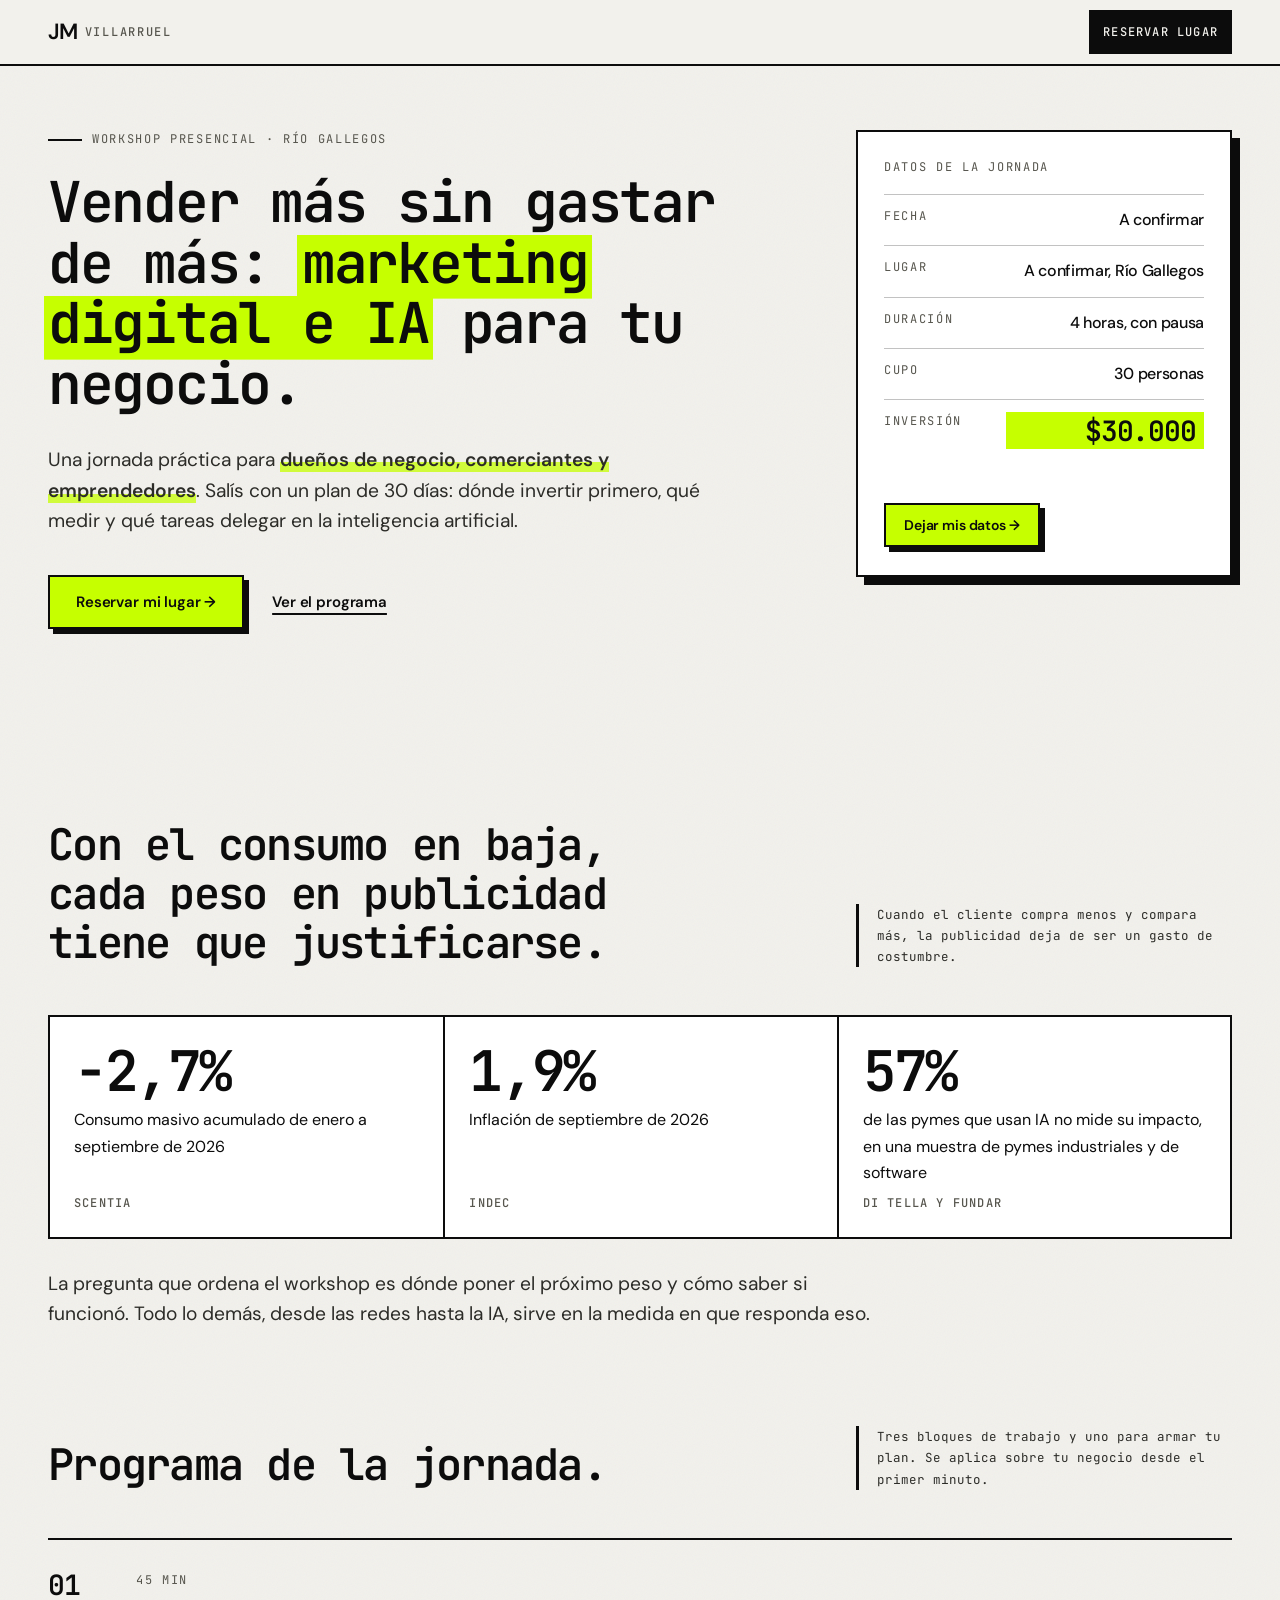
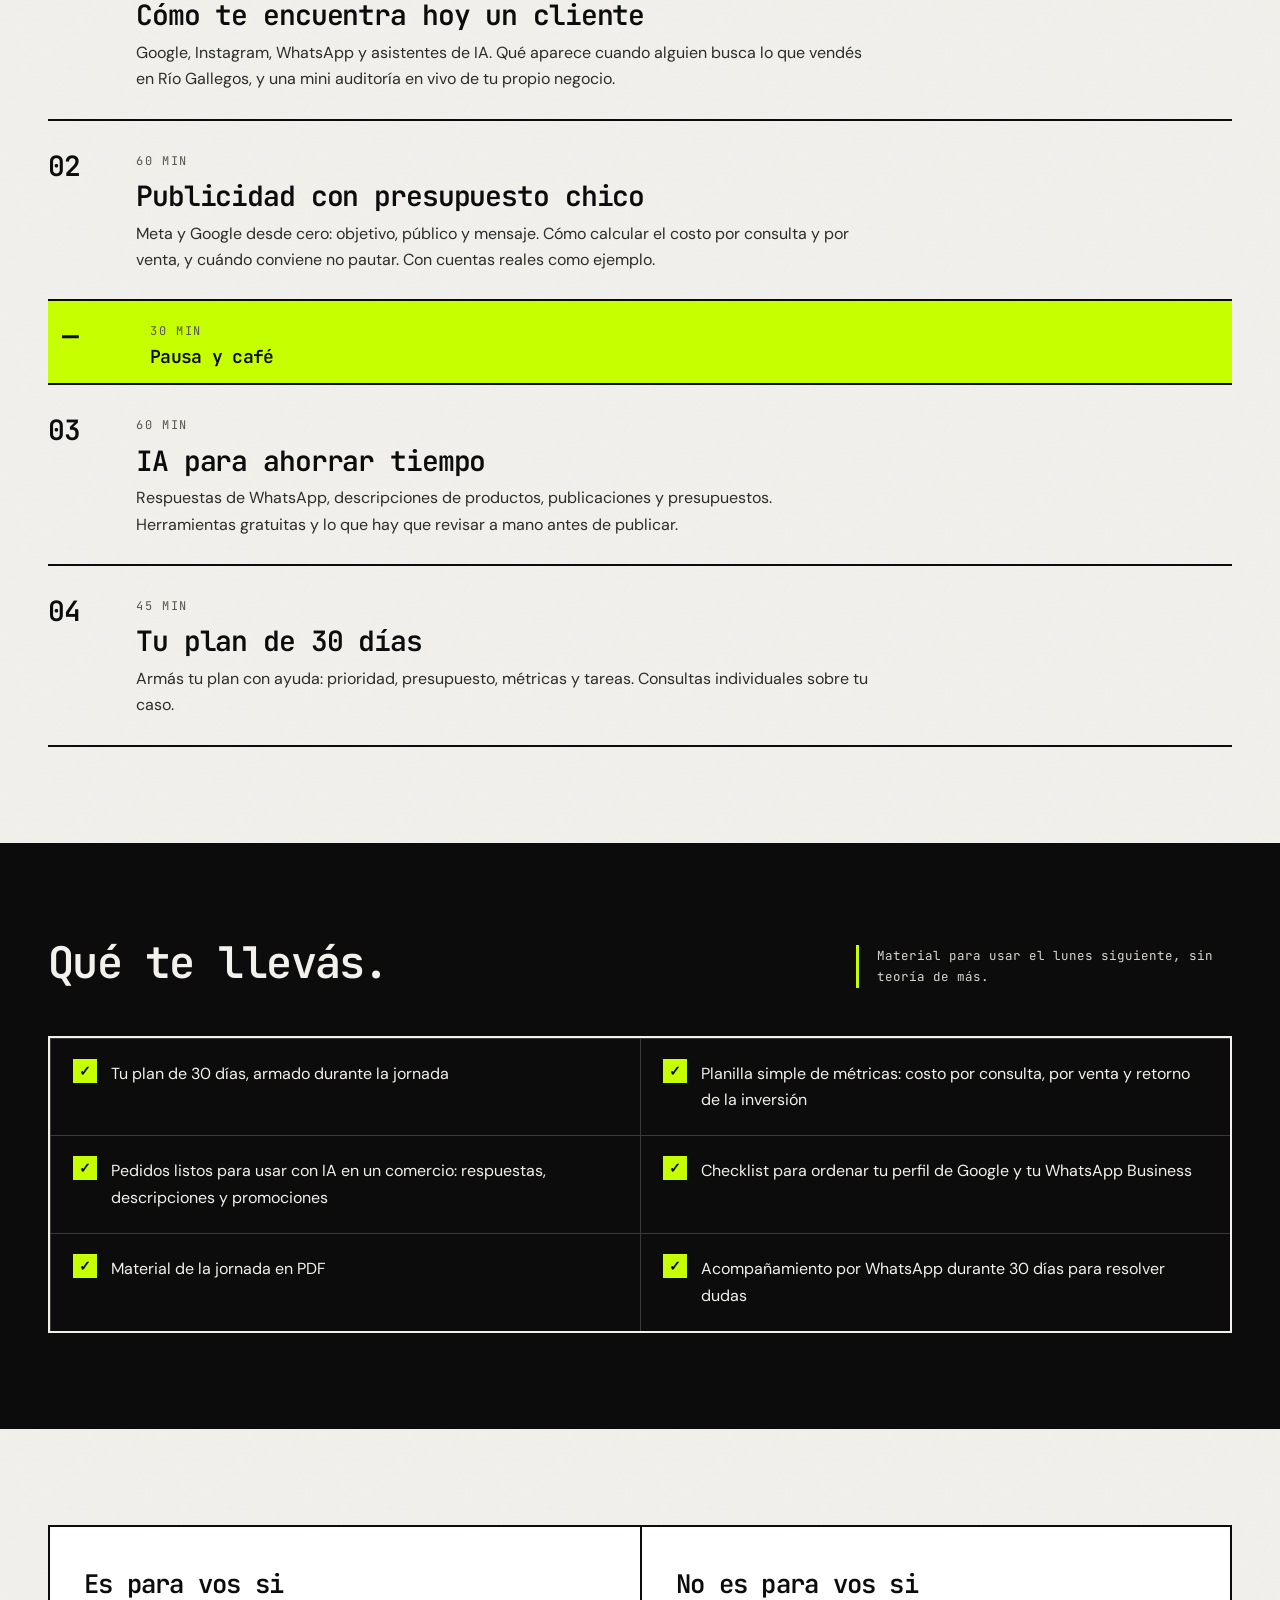
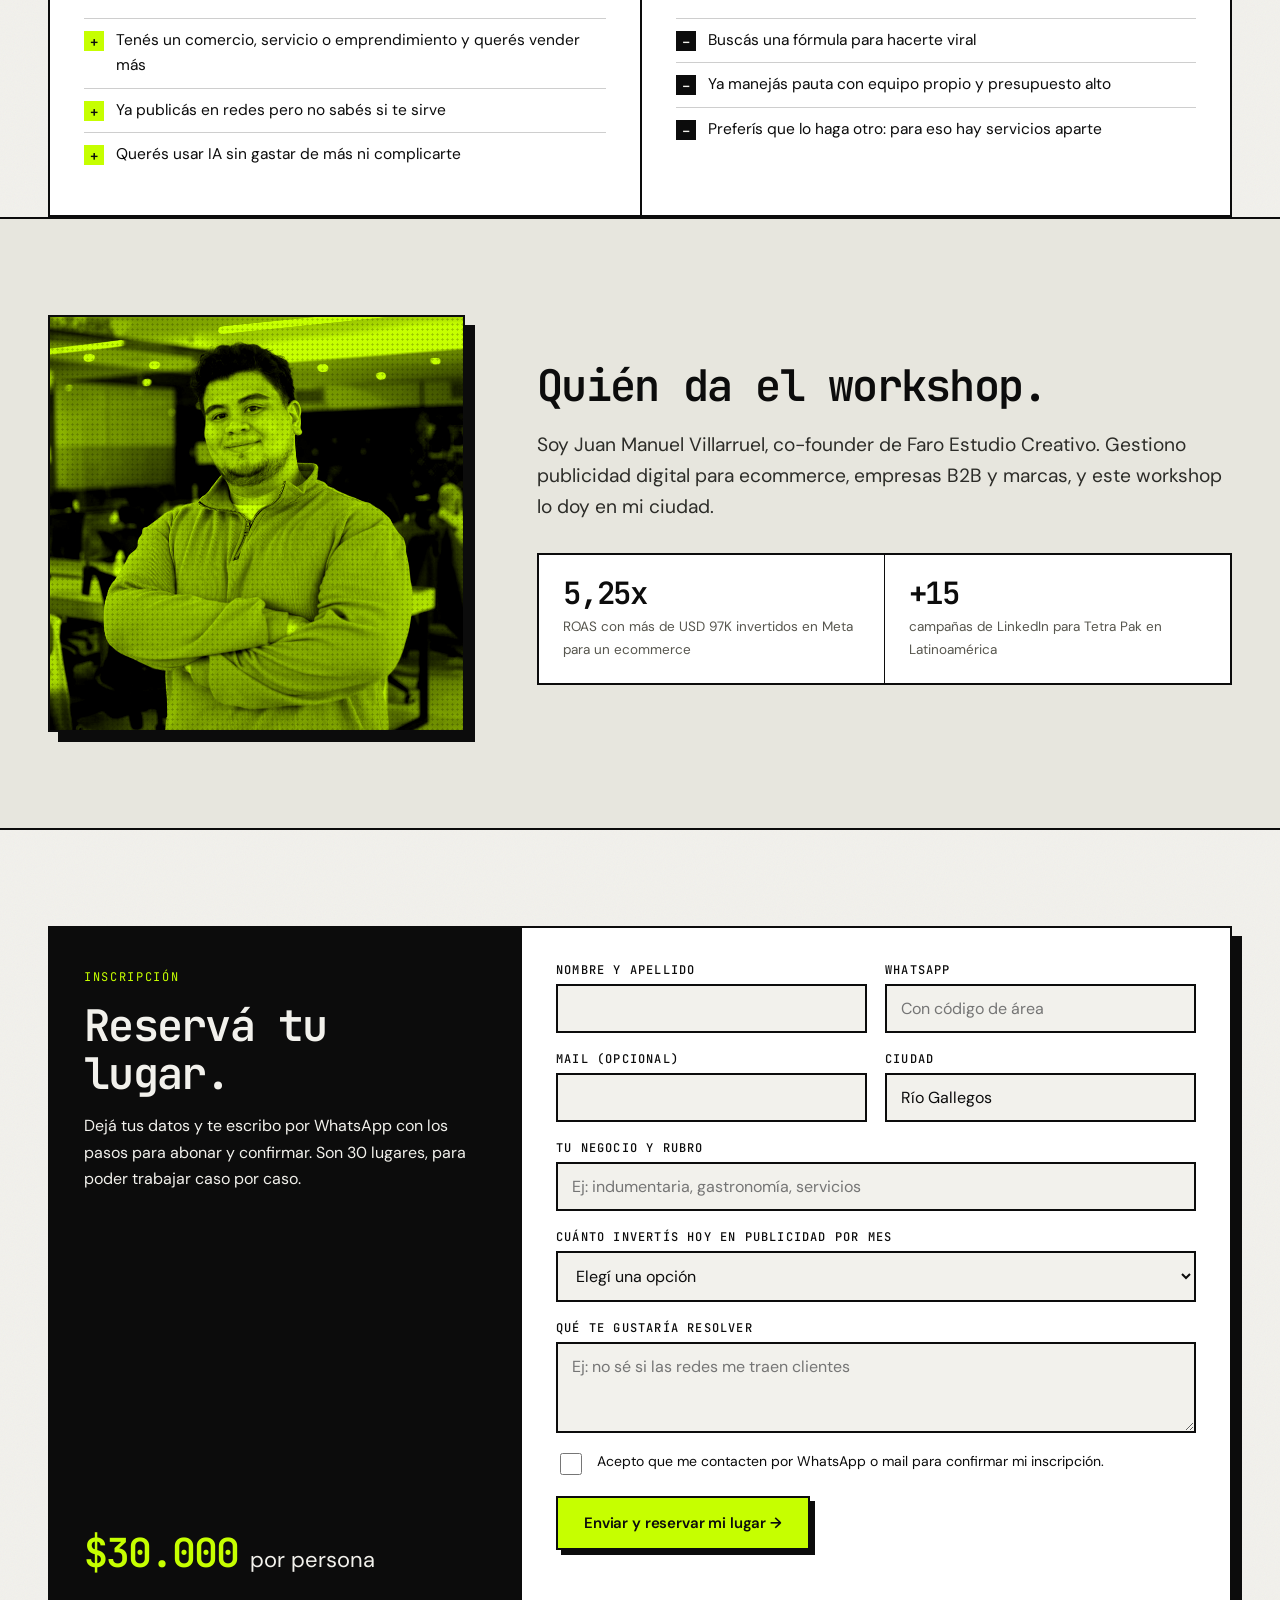
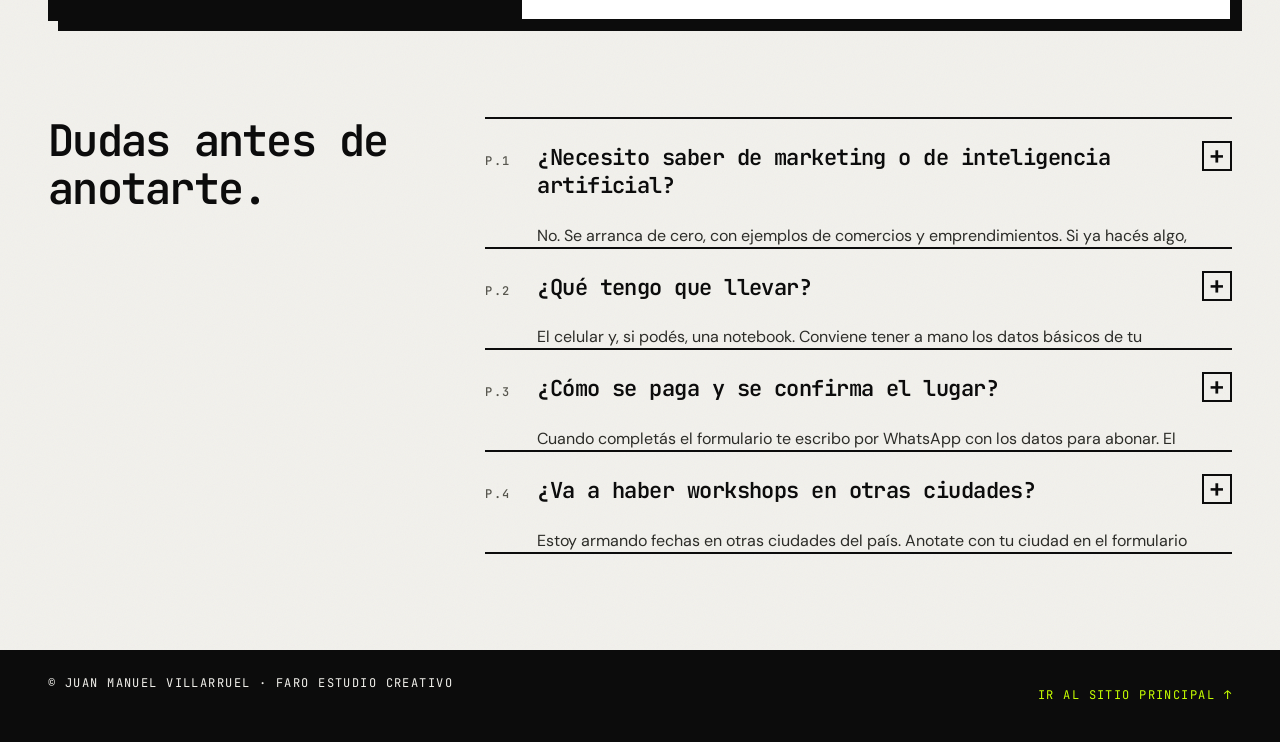
<file: public/workshop.html>
<!DOCTYPE html><html lang="es-AR"><head><meta charset="utf-8"><meta name="viewport" content="width=device-width,initial-scale=1"><title>Workshop de marketing digital e IA en Río Gallegos</title><meta name="description" content="Una jornada práctica de 4 horas para dueños de negocio y emprendedores de Río Gallegos. Salís con un plan de 30 días: dónde invertir primero, qué medir y qué delegar en la IA."><link rel="canonical" href="https://juanvillarruel.com.ar/workshop"><link rel="icon" href="data:image/svg+xml,%3Csvg xmlns='http://www.w3.org/2000/svg' viewBox='0 0 64 64'%3E%3Crect width='64' height='64' fill='%230c0c0c'/%3E%3Ctext x='32' y='43' font-family='monospace' font-size='30' font-weight='700' text-anchor='middle' fill='%23c6ff00'%3EJM%3C/text%3E%3C/svg%3E"><meta property="og:type" content="website"><meta property="og:locale" content="es_AR"><meta property="og:title" content="Workshop de marketing digital e IA en Río Gallegos"><meta property="og:description" content="Una jornada práctica de 4 horas para dueños de negocio y emprendedores de Río Gallegos. Salís con un plan de 30 días: dónde invertir primero, qué medir y qué delegar en la IA."><meta property="og:url" content="https://juanvillarruel.com.ar/workshop"><meta property="og:image" content="https://juanvillarruel.com.ar/og-image.png"><meta name="twitter:card" content="summary_large_image"><meta name="twitter:title" content="Workshop de marketing digital e IA en Río Gallegos"><meta name="twitter:description" content="Una jornada práctica de 4 horas para dueños de negocio y emprendedores de Río Gallegos. Salís con un plan de 30 días: dónde invertir primero, qué medir y qué delegar en la IA."><meta name="twitter:image" content="https://juanvillarruel.com.ar/og-image.png">
<link rel="preconnect" href="https://fonts.googleapis.com"><link rel="preconnect" href="https://fonts.gstatic.com" crossorigin>
<link href="https://fonts.googleapis.com/css2?family=DM+Sans:wght@400;500;600&family=JetBrains+Mono:wght@400;500;600&display=swap" rel="stylesheet">
<style>html{scroll-behavior:smooth}body{margin:0}/* Edición JM — diario de estrategia. Papel frío, tinta, un solo color de señal. */
.jm{--ink:#0c0c0c;--paper:#f2f1ec;--paper2:#e7e6de;--sig:#c6ff00;--mut:#57564e;--sans:'DM Sans',system-ui,sans-serif;--mono:'JetBrains Mono',ui-monospace,Menlo,monospace;
  font-family:var(--sans);background:var(--paper);color:var(--ink);font-size:16px;line-height:1.65;overflow-x:clip;-webkit-font-smoothing:antialiased}
.jm *{box-sizing:border-box}
.jm a{color:inherit}
.jm ul,.jm ol{margin:0;padding:0;list-style:none}
.jm h1,.jm h2,.jm h3,.jm h4,.jm p,.jm figure,.jm blockquote,.jm dl,.jm dd{margin:0}
.jm .wrap{max-width:1240px;margin:0 auto;padding:0 28px}
.jm section{padding:96px 0;position:relative}
.jm ::selection{background:var(--sig);color:var(--ink)}
.jm :focus-visible{outline:3px solid var(--ink);outline-offset:3px;box-shadow:0 0 0 6px var(--sig)}
.jm{background-image:url("data:image/svg+xml,%3Csvg xmlns='http://www.w3.org/2000/svg' width='160' height='160'%3E%3Cfilter id='n'%3E%3CfeTurbulence type='fractalNoise' baseFrequency='.9' numOctaves='2' stitchTiles='stitch'/%3E%3C/filter%3E%3Crect width='100%25' height='100%25' filter='url(%23n)' opacity='.05'/%3E%3C/svg%3E")}

/* tipografía */
.jm .mono,.jm .kicker,.jm .util,.jm .ticker,.jm .folio,.jm figcaption,.jm dt,.jm .tag,.jm .plate-sub span,.jm .rail,.jm .tn,.jm .n,.jm label,.jm .f-row span,.jm .f-cost span,.jm .small,.jm .small2,.jm .quote small,.jm .note,.jm .rrow,footer{font-family:var(--mono)}
.jm .mono,.jm .kicker{font-size:12px;letter-spacing:.14em;text-transform:uppercase;color:var(--mut)}
.jm h1{font-weight:600;font-size:clamp(34px,4.9vw,72px);line-height:.98;letter-spacing:-.045em}
.jm h2{font-weight:600;font-size:clamp(30px,4.2vw,58px);line-height:1.02;letter-spacing:-.04em;max-width:15em}
.jm h3{font-weight:600;letter-spacing:-.02em;line-height:1.2}
.jm .lead{font-size:clamp(17px,1.5vw,20px);line-height:1.6;max-width:44em;color:#2c2c28}
.jm .lead b,.jm .deck b{font-weight:600;background:linear-gradient(transparent 62%,rgba(198,255,0,.75) 62%)}
.jm mark.mk{background:linear-gradient(var(--sig),var(--sig)) 0 90%/100% 86% no-repeat;color:inherit;padding:0 .08em;margin:0 -.08em;transition:background-size 1s cubic-bezier(.2,.7,.2,1) .35s;-webkit-box-decoration-break:clone;box-decoration-break:clone}
.jm.js .reveal:not(.in) mark.mk{background-size:0% 86%}
.jm mark.todo{background:#ffd23f;color:var(--ink);outline:1.5px dashed var(--ink);outline-offset:1px;padding:0 .25em;font-family:var(--mono);font-size:.82em;font-weight:500;letter-spacing:0}
.jm .small{font-size:12px;color:var(--mut);line-height:1.6}

/* barra de progreso, nav compacta, índice lateral */
.jm .progress{position:fixed;top:0;left:0;right:0;height:5px;z-index:70;transform-origin:0 50%;transform:scaleX(0);background:var(--sig);border-bottom:1px solid var(--ink)}
.jm .nav{position:fixed;top:0;left:0;right:0;z-index:60;background:var(--paper);border-bottom:2px solid var(--ink);transform:translateY(-102%);transition:transform .35s cubic-bezier(.2,.7,.2,1)}
.jm .nav.scrolled{transform:none}
.jm .nav .wrap{display:flex;align-items:center;justify-content:space-between;height:60px}
.jm .logo{text-decoration:none;font-weight:600;font-size:22px;letter-spacing:-.05em;display:flex;align-items:baseline;gap:8px}
.jm .logo span{font:500 12px var(--mono);letter-spacing:.14em;text-transform:uppercase;color:var(--mut)}
.jm .navlinks{display:flex;gap:22px;align-items:center;font:500 12px var(--mono);letter-spacing:.1em;text-transform:uppercase}
.jm .navlinks a{text-decoration:none;background:linear-gradient(var(--ink),var(--ink)) 0 100%/0 2px no-repeat;transition:background-size .25s;padding-bottom:3px}
.jm .navlinks a:hover{background-size:100% 2px}
.jm .navcta,.jm .pill{background:var(--ink);color:var(--paper)!important;padding:8px 14px!important;background-image:none!important}
.jm .navcta:hover,.jm .pill:hover{background:var(--sig)!important;color:var(--ink)!important}
.jm .menu{display:none;all:unset;display:none;font:600 12px var(--mono);letter-spacing:.12em;text-transform:uppercase;border:2px solid var(--ink);padding:8px 14px;cursor:pointer}
.jm .rail{position:fixed;left:16px;top:50%;transform:translateY(-50%);z-index:50;display:none}
.jm .rail ol{display:grid;gap:10px}
.jm .rail a{display:flex;gap:8px;align-items:center;text-decoration:none;font-size:12px;letter-spacing:.1em;text-transform:uppercase;color:var(--mut)}
.jm .rail b{font-weight:500;width:26px;height:20px;display:grid;place-items:center;border:1.5px solid var(--mut)}
.jm .rail span{max-width:0;overflow:hidden;white-space:nowrap;opacity:0;transition:max-width .3s,opacity .3s}
.jm .rail a:hover span{max-width:120px;opacity:1;background:var(--ink);color:var(--sig);padding:2px 8px}
.jm .rail a.on{color:var(--ink)}
.jm .rail a.on b{background:var(--ink);color:var(--sig);border-color:var(--ink)}
@media(min-width:1380px){.jm .rail{display:block}}

/* cabecera tipo diario */
.jm .util{background:var(--ink);color:var(--paper);font-size:12px;letter-spacing:.12em;text-transform:uppercase;padding:9px 0}
.jm .util .wrap{display:flex;justify-content:space-between;gap:16px}
.jm .util b{color:var(--sig);font-weight:500}
.jm .ticker{background:var(--sig);border-bottom:2px solid var(--ink);overflow:hidden;font-size:12.5px;font-weight:500;letter-spacing:.14em;text-transform:uppercase}
.jm .tk{display:flex;width:max-content;animation:tick 48s linear infinite}
.jm .tk ul{display:flex;flex:none}
.jm .tk li{padding:8px 0;white-space:nowrap}
.jm .tk li:after{content:"✦";margin:0 22px}
@keyframes tick{to{transform:translateX(-50%)}}
.jm .plate{display:block;text-decoration:none;font-weight:600;font-size:clamp(40px,9.05vw,113px);line-height:.92;letter-spacing:-.062em;padding:22px 0 10px;color:var(--ink)}
.jm .plate-sub{display:flex;justify-content:space-between;align-items:center;gap:20px;border-top:6px solid var(--ink);padding:12px 0;position:relative}
.jm .plate-sub:after{content:"";position:absolute;left:0;right:0;bottom:-6px;height:1px;background:var(--ink)}
.jm .plate-sub span{font-size:12px;letter-spacing:.14em;text-transform:uppercase;color:var(--mut)}
.jm .plate-sub ul{display:flex;gap:18px;align-items:center;font:500 12px var(--mono);letter-spacing:.1em;text-transform:uppercase}
.jm .plate-sub a{text-decoration:none}
.jm .plate-sub a:not(.pill):hover{text-decoration:underline;text-decoration-thickness:2px;text-underline-offset:5px}

/* hero */
.jm .hero{display:grid;grid-template-columns:minmax(0,8fr) minmax(0,4fr);gap:56px;padding-top:64px;padding-bottom:96px;align-items:start}
.jm .kicker{margin-bottom:22px;display:flex;gap:10px;align-items:center}
.jm .kicker:before{content:"";width:34px;height:2px;background:var(--ink)}
.jm .deck{font-size:clamp(17px,1.5vw,20px);line-height:1.6;margin-top:30px;max-width:36em;color:#2c2c28}
.jm .rotline{margin-top:28px;display:flex;flex-wrap:wrap;gap:10px 12px;align-items:baseline;font:600 clamp(18px,1.9vw,25px)/1.2 var(--sans);letter-spacing:-.03em}
.jm .rotline>span:first-child{font:500 12px var(--mono);letter-spacing:.14em;text-transform:uppercase;color:var(--mut)}
.jm .rot{display:inline-block;background:var(--ink);color:var(--sig);padding:3px 12px 5px;transition:opacity .38s,transform .38s;min-width:5ch}
.jm .rot.out{opacity:0;transform:translateY(8px)}
.jm .btns{display:flex;flex-wrap:wrap;gap:16px 22px;margin-top:38px;align-items:center}
.jm .btn{display:inline-block;background:var(--sig);color:var(--ink)!important;border:2px solid var(--ink);padding:15px 26px;font:600 15px var(--sans);letter-spacing:-.01em;text-decoration:none;cursor:pointer;box-shadow:5px 5px 0 var(--ink);transition:transform .15s,box-shadow .15s,background .2s}
.jm .btn:hover{transform:translate(-2px,-2px);box-shadow:7px 7px 0 var(--ink)}
.jm .btn:active{transform:translate(4px,4px);box-shadow:1px 1px 0 var(--ink)}
.jm .btn.ghost{background:transparent;border-color:transparent;box-shadow:none;padding:15px 4px;text-decoration:underline;text-decoration-thickness:2px;text-underline-offset:6px}
.jm .btn.ghost:hover{transform:none;background:var(--sig)}
.jm .btn.sm{padding:11px 18px;font-size:14px;margin-top:22px}
.jm .h-side{position:relative}
.jm .portrait{position:relative}
.jm .photo{position:relative;aspect-ratio:4/5;background:var(--sig);border:2px solid var(--ink);overflow:hidden;box-shadow:10px 10px 0 var(--ink)}
.jm .photo img{position:absolute;inset:0;width:100%;height:100%;object-fit:cover;object-position:50% 16%;display:block;filter:grayscale(1) contrast(1.3) brightness(1.08);mix-blend-mode:multiply;transition:filter .5s,mix-blend-mode .5s}
.jm .photo:after{content:"";position:absolute;inset:0;pointer-events:none;background:radial-gradient(circle,#000 0.9px,transparent 1.3px) 0 0/5px 5px;opacity:.22;mix-blend-mode:multiply;transition:opacity .5s}
.jm .photo:hover img{filter:none;mix-blend-mode:normal}
.jm .photo:hover:after{opacity:0}
.jm figcaption{font-size:12px;letter-spacing:.1em;text-transform:uppercase;color:var(--mut);margin-top:22px}
.jm .facts{margin-top:26px;border-top:2px solid var(--ink)}
.jm .facts div{display:flex;justify-content:space-between;gap:12px;padding:11px 0;border-bottom:1px solid var(--ink);align-items:baseline}
.jm dt{font-size:12px;letter-spacing:.14em;text-transform:uppercase;color:var(--mut)}
.jm dd{font-weight:600;letter-spacing:-.02em;text-align:right}

/* folio y cabezas de sección */
.jm .folio{display:flex;align-items:center;gap:16px;border-top:3px solid var(--ink);padding-top:10px;margin-bottom:44px;font-size:12px;letter-spacing:.14em;text-transform:uppercase}
.jm .folio i{flex:1;height:1px;background:var(--ink);opacity:.3}
.jm .sec-head{display:grid;grid-template-columns:minmax(0,8fr) minmax(0,4fr);gap:56px;align-items:end;margin-bottom:48px}
.jm .note{font-size:12.5px;line-height:1.7;border-left:3px solid var(--ink);padding-left:18px;color:#2c2c28}

/* frentes */
.jm .tabs{display:grid;grid-template-columns:minmax(0,5fr) minmax(0,7fr);border:2px solid var(--ink);background:#fff;box-shadow:10px 10px 0 var(--ink)}
.jm .tablist{border-right:2px solid var(--ink);display:flex;flex-direction:column}
.jm .tab{all:unset;box-sizing:border-box;cursor:pointer;display:grid;grid-template-columns:auto 1fr;gap:20px;align-items:center;padding:26px 28px;border-bottom:2px solid var(--ink);flex:1;transition:background .2s,color .2s}
.jm .tab:last-child{border-bottom:0}
.jm .tn{font-size:clamp(30px,3.4vw,46px);font-weight:500;letter-spacing:-.04em;line-height:1}
.jm .tt{font-weight:600;font-size:clamp(18px,1.7vw,23px);letter-spacing:-.03em;line-height:1.15;display:block}
.jm .tt small{display:block;font:400 11.5px var(--mono);letter-spacing:.1em;text-transform:uppercase;margin-top:6px;opacity:.7}
.jm .tab:hover{background:var(--paper2)}
.jm .tab.active{background:var(--ink);color:var(--paper)}
.jm .tab.active .tn{color:var(--sig)}
.jm .tab:focus-visible{outline-offset:-6px}
.jm .panels{padding:40px}
.jm .panel{display:none;gap:30px}
.jm .panel.active{display:grid;animation:pin .45s both}
@keyframes pin{from{opacity:0;transform:translateY(10px)}to{opacity:1;transform:none}}
.jm .panel h3{font-size:clamp(24px,2.5vw,34px);letter-spacing:-.035em;margin:12px 0 14px}
.jm .panel p{color:#2c2c28}
.jm .panel ul{border-top:2px solid var(--ink)}
.jm .panel li{display:grid;grid-template-columns:130px 1fr;gap:16px;padding:12px 0;border-bottom:1px solid rgba(12,12,12,.25);font-size:15px}
.jm .panel li b{font:500 11.5px var(--mono);letter-spacing:.12em;text-transform:uppercase;color:var(--mut);padding-top:3px}

/* editorial / problema */
.jm .problem{background:var(--paper2);border-block:2px solid var(--ink)}
.jm .problem .lead{margin:-8px 0 44px}
.jm .duo{display:grid;grid-template-columns:1fr 1fr;border:2px solid var(--ink);background:#fff}
.jm .duo>div{padding:34px 34px 38px}
.jm .duo .b{border-left:2px solid var(--ink)}
.jm .duo h3{font-size:clamp(20px,2vw,26px);margin:8px 0 18px;letter-spacing:-.03em}
.jm .duo li{display:grid;grid-template-columns:22px 1fr;gap:10px;padding:9px 0;border-top:1px solid rgba(12,12,12,.2);font-size:15.5px}
.jm .duo li:before{font-family:var(--mono);font-weight:500}
.jm .duo.wide .a{color:var(--mut)}
.jm .duo.wide .a li:before{content:"✕"}
.jm .duo.wide .b{background:var(--ink);color:var(--paper)}
.jm .duo.wide .b .mono{color:var(--sig)}
.jm .duo.wide .b li{border-color:rgba(255,255,255,.2)}
.jm .duo.wide .b li:before{content:"→";color:var(--sig)}
.jm .duo.rev .a li:before{content:"+";background:var(--sig);height:20px;width:20px;display:grid;place-items:center;font-size:14px;margin-top:3px}
.jm .duo.rev .b li:before{content:"–";background:var(--ink);color:var(--paper);height:20px;width:20px;display:grid;place-items:center;font-size:14px;margin-top:3px}

/* mesa de control */
.jm .funnel{display:grid;grid-template-columns:minmax(0,5fr) minmax(0,7fr);background:var(--ink);color:var(--paper);box-shadow:10px 10px 0 var(--sig);border:2px solid var(--ink)}
.jm .f-intro{padding:44px 40px}
.jm .f-intro .mono{color:var(--sig)}
.jm .f-intro h2{font-size:clamp(28px,3.2vw,44px);margin:14px 0 16px}
.jm .f-intro p{color:#cfcec6}
.jm .f-intro .small{color:#8c8b82;margin-top:18px}
.jm .f-card{padding:40px;border-left:1px solid #3a3a36;background:#141412}
.jm .f-grid{display:grid;grid-template-columns:1fr 1fr;gap:20px 24px}
.jm .f-grid label{font-size:12px;letter-spacing:.12em;text-transform:uppercase;color:#a9a89f;display:block}
.jm .f-grid label.wide{grid-column:1/-1}
.jm .f-grid small{text-transform:none;letter-spacing:0}
.jm .f-grid input{display:block;width:100%;margin-top:6px;background:transparent;border:0;border-bottom:2px solid var(--sig);color:var(--sig);font:500 26px var(--mono);padding:4px 0;border-radius:0}
.jm .f-grid input:focus{outline:none;background:rgba(198,255,0,.08)}
.jm .f-out{margin-top:32px;display:grid;gap:14px}
.jm .f-row{display:grid;grid-template-columns:150px 1fr 64px;gap:14px;align-items:center;font-size:12px}
.jm .f-row span{color:#a9a89f;letter-spacing:.06em;text-transform:uppercase}
.jm .f-bar{height:12px;background:#2c2c28}
.jm .f-bar i{display:block;height:100%;background:var(--sig);transition:width .5s cubic-bezier(.2,.7,.2,1);min-width:2px}
.jm .f-row b{font:500 18px var(--mono);text-align:right;color:var(--paper)}
.jm .f-cost{display:grid;grid-template-columns:repeat(3,1fr);border:1px solid #3a3a36;margin-top:8px}
.jm .f-cost div{padding:14px 16px;border-right:1px solid #3a3a36}
.jm .f-cost div:last-child{border:0}
.jm .f-cost span{display:block;font-size:12px;letter-spacing:.1em;text-transform:uppercase;color:#a9a89f}
.jm .f-cost b{font:500 24px var(--mono);color:var(--sig)}
.jm .f-insight{border-left:4px solid var(--sig);padding:2px 0 2px 16px;font-size:14.5px;color:#e4e3db;line-height:1.6}
.jm .funnel .btn{justify-self:start;box-shadow:5px 5px 0 var(--paper);border-color:var(--paper)}
.jm .funnel .btn:hover{box-shadow:7px 7px 0 var(--paper)}

/* diagnóstico */
.jm .five{border-top:3px solid var(--ink)}
.jm .fv{display:grid;grid-template-columns:90px minmax(0,1fr) minmax(0,1.3fr);gap:24px;align-items:baseline;padding:24px 8px;border-bottom:1px solid var(--ink);transition:background .2s,padding .25s}
.jm .fv .n{font-size:13px;letter-spacing:.12em;color:var(--mut)}
.jm .fv h4{font-size:clamp(20px,2.2vw,30px);font-weight:600;letter-spacing:-.035em;line-height:1.1}
.jm .fv p{color:#2c2c28;font-size:15.5px}
.jm .fv:hover{background:var(--sig);padding-left:22px}
.jm .fv:hover .n{color:var(--ink)}

/* notas de tapa */
.jm .dark{background:var(--ink);color:var(--paper)}
.jm .dark .folio{border-color:var(--paper)}
.jm .dark .folio i{background:var(--paper)}
.jm .dark .note{border-color:var(--sig);color:#d8d7cf}
.jm .dark .mono{color:#a9a89f}
.jm .dcards{display:grid;grid-template-columns:minmax(0,1.25fr) minmax(0,1fr);border:1px solid #44443f}
.jm .dcard{padding:32px;border:1px solid #44443f;margin:-.5px;display:flex;flex-direction:column;gap:10px;transition:background .25s}
.jm .dcard:first-child{grid-row:1/4;padding:44px}
.jm .dcard:hover{background:#171715}
.jm .dtop{display:flex;justify-content:space-between;gap:10px;align-items:center}
.jm .tag{font-size:12px;letter-spacing:.12em;text-transform:uppercase;border:1px solid var(--sig);color:var(--sig);padding:3px 9px}
.jm .big{font-weight:600;letter-spacing:-.06em;line-height:1.08;font-size:clamp(44px,5vw,70px);color:var(--sig);margin:10px 0 6px}
.jm .dcard:first-child .big{font-size:clamp(60px,8.4vw,124px)}
.jm .big mark.todo{display:inline-block;line-height:1.05;font-family:var(--sans);font-weight:600;font-size:1em;letter-spacing:-.05em;padding:0 .1em;outline-width:2px}
.jm .dcard h3{font-size:clamp(18px,1.8vw,24px)}
.jm .dcard:first-child h3{font-size:clamp(24px,2.6vw,34px)}
.jm .dcard p{color:#bdbcb3;font-size:15px}
.jm .dark .foot{margin-top:24px;max-width:520px;color:#8c8b82}

/* cartas de lectores */
.jm .recs-sec{z-index:55;background:var(--sig);border-block:2px solid var(--ink);overflow:hidden;padding-bottom:88px}
.jm .recs-actions{display:flex;flex-wrap:wrap;gap:16px 20px;align-items:center}
.jm .recs-actions .btn{background:var(--ink);color:var(--sig)!important;box-shadow:5px 5px 0 var(--paper)}
.jm .recs-toggle{display:none;font:500 12px var(--mono);letter-spacing:.12em;text-transform:uppercase;background:none;border:2px solid var(--ink);padding:12px 16px;cursor:pointer;color:var(--ink)}
.jm.js .recs-toggle{display:inline-block}
.jm .recs-toggle:hover{background:var(--ink);color:var(--sig)}
.jm .recs{margin-top:52px;display:grid;gap:26px}
.jm .rrow{overflow:hidden;padding:14px 0 22px}
.jm .rrow:first-child{margin-bottom:10px}
.jm .rtrack{display:flex;align-items:flex-start;gap:28px;width:max-content;animation:rmove 60s linear infinite;will-change:transform}
.jm .rrow.g-t .rtrack{animation-duration:125s}
.jm .rrow.rev .rtrack{animation-direction:reverse}
.jm .rlabel{display:flex;flex-wrap:wrap;align-items:baseline;gap:6px 14px;margin:0 auto 14px;font:400 12px var(--mono);letter-spacing:.1em;text-transform:uppercase}
.jm .rlabel b{font-weight:500;background:var(--ink);color:var(--sig);padding:4px 12px;letter-spacing:.14em}
.jm .rlabel span{color:#2c2c28;letter-spacing:.06em}
.jm .recs:hover .rtrack,.jm .recs:focus-within .rtrack,.jm .recs.paused .rtrack{animation-play-state:paused}
.jm .rcard{flex:0 0 auto;width:min(440px,82vw);background:#fff;border:2px solid var(--ink);box-shadow:7px 7px 0 var(--ink);transform:rotate(-1.4deg);transition:transform .25s,box-shadow .25s}
.jm .rcard:nth-child(even){transform:rotate(1.1deg)}
.jm .rcard:nth-child(3n){transform:rotate(-.4deg)}
.jm .rcard:hover{transform:rotate(0) scale(1.03);box-shadow:10px 10px 0 var(--ink);position:relative;z-index:2}
.jm .rcard img{display:block;width:100%;height:auto}
@keyframes rmove{from{transform:translateX(0)}to{transform:translateX(calc((-100% - 28px) / var(--n,2)))}}

/* método */
.jm .metodo{display:grid;grid-template-columns:minmax(0,5fr) minmax(0,7fr);gap:72px;align-items:start}
.jm .m-left{position:sticky;top:96px}
.jm .m-left .lead{margin-top:20px}
.jm .quote{margin-top:36px;font-weight:600;font-size:clamp(21px,2.3vw,30px);line-height:1.18;letter-spacing:-.035em;border-left:6px solid var(--sig);box-shadow:-2px 0 0 var(--ink);padding-left:22px}
.jm .quote small{display:block;margin-top:14px;font-weight:400;font-size:12px;letter-spacing:.12em;text-transform:uppercase;color:var(--mut)}
.jm .steps{position:relative;padding-left:70px;--p:0}
.jm .steps:before,.jm .steps:after{content:"";position:absolute;left:21px;top:8px;bottom:60px;width:4px}
.jm .steps:before{background:rgba(12,12,12,.18)}
.jm .steps:after{background:var(--ink);transform-origin:top;transform:scaleY(var(--p))}
.jm .step{position:relative;padding:0 0 46px}
.jm .step .n{position:absolute;left:-70px;top:0;width:46px;height:46px;background:var(--paper);border:2px solid var(--ink);display:grid;place-items:center;font-size:14px;font-weight:500;z-index:1;transition:background .3s,color .3s,transform .3s}
.jm .step.on .n{background:var(--sig);transform:scale(1.12)}
.jm .step h3{font-size:clamp(21px,2.3vw,30px);letter-spacing:-.035em;margin-bottom:8px}
.jm .step p{color:#2c2c28;max-width:34em}

/* perfil */
.jm .whyme{background:var(--paper2);border-block:2px solid var(--ink)}
.jm .why{display:grid;grid-template-columns:minmax(0,4.5fr) minmax(0,7.5fr);gap:72px;align-items:center}
.jm .why .photo{aspect-ratio:1/1}
.jm .why .photo img{object-position:50% 22%}
.jm .sticker{position:absolute;right:-18px;bottom:34px;background:var(--sig);border:2px solid var(--ink);padding:9px 14px;font:600 12px var(--mono);letter-spacing:.1em;text-transform:uppercase;transform:rotate(-6deg);box-shadow:4px 4px 0 var(--ink)}
.jm .why .lead{margin:20px 0 30px}
.jm .grid22{display:grid;grid-template-columns:1fr 1fr;border:2px solid var(--ink);background:#fff}
.jm .grid22>div{padding:22px 24px;border-right:1px solid var(--ink);border-bottom:1px solid var(--ink)}
.jm .grid22>div:nth-child(2n){border-right:0}
.jm .grid22>div:nth-last-child(-n+2){border-bottom:0}
.jm .grid22 strong{display:block;font-size:clamp(22px,2.4vw,32px);font-weight:600;letter-spacing:-.04em;line-height:1.1}
.jm .grid22 span{display:block;margin-top:6px;font-size:13.5px;color:var(--mut)}

/* clasificados */
.jm .offer{display:grid;grid-template-columns:minmax(0,6fr) minmax(0,5fr);border:2px solid var(--ink);box-shadow:10px 10px 0 var(--ink)}
.jm .o-main{background:var(--ink);color:var(--paper);padding:48px 44px}
.jm .o-main .mono{color:var(--sig)}
.jm .o-main h2{font-size:clamp(30px,3.6vw,50px);margin:14px 0 18px}
.jm .o-main p{color:#d6d5cd}
.jm .o-btns{display:flex;flex-wrap:wrap;gap:16px 18px;margin-top:30px}
.jm .btn.light{background:var(--sig);box-shadow:5px 5px 0 var(--paper);border-color:var(--paper)}
.jm .btn.light:hover{box-shadow:7px 7px 0 var(--paper)}
.jm .btn.copy{background:transparent;color:var(--paper)!important;border-color:var(--paper);box-shadow:none}
.jm .btn.copy:hover{background:var(--paper);color:var(--ink)!important;transform:none}
.jm .small2{margin-top:18px;font:400 12.5px var(--mono);color:#a9a89f}
.jm .o-steps{padding:36px 36px 20px;background:#fff;display:grid;align-content:start}
.jm .ostep{display:grid;grid-template-columns:40px 1fr;gap:16px;padding:18px 0;border-bottom:2px dashed var(--ink)}
.jm .ostep:last-child{border:0}
.jm .ostep i{font:500 22px var(--mono);font-style:normal;background:var(--sig);border:2px solid var(--ink);width:40px;height:40px;display:grid;place-items:center}
.jm .ostep b{display:block;font-weight:600;letter-spacing:-.02em;line-height:1.25}
.jm .ostep span{display:block;font-size:14px;color:var(--mut);margin-top:3px}

/* entrevista */
.jm .faq{display:grid;grid-template-columns:minmax(0,4fr) minmax(0,8fr);gap:64px;align-items:start}
.jm .faq .lead{margin-top:18px}
.jm .faq>div:last-child{counter-reset:q;border-bottom:2px solid var(--ink)}
.jm .q button{all:unset;box-sizing:border-box;width:100%;cursor:pointer;display:grid;grid-template-columns:auto 1fr auto;gap:18px;align-items:baseline;padding:22px 0;border-top:2px solid var(--ink);font:600 clamp(17px,1.8vw,22px)/1.3 var(--sans);letter-spacing:-.025em}
.jm .q button:before{counter-increment:q;content:"P." counter(q);font:500 12px var(--mono);letter-spacing:.1em;color:var(--mut);width:34px}
.jm .q button span:last-child{font:500 26px var(--mono);width:30px;height:30px;display:grid;place-items:center;border:2px solid var(--ink);line-height:1}
.jm .q button:hover span:last-child,.jm .q.open button span:last-child{background:var(--sig)}
.jm .q .a{display:grid;grid-template-rows:0fr;transition:grid-template-rows .35s}
.jm .q.open .a{grid-template-rows:1fr}
.jm .q .a>div{overflow:hidden;min-height:0;padding-left:52px;color:#2c2c28;max-width:44em}
.jm .q.open .a>div{padding-bottom:24px}

/* cierre */
.jm .final{background:var(--sig);border-top:2px solid var(--ink);padding:120px 0 110px}
.jm .final h2{font-weight:600;font-size:clamp(40px,6.6vw,100px);line-height:.94;letter-spacing:-.06em;max-width:11em;margin:16px 0 26px}
.jm .final .lead{margin-bottom:34px}
.jm .final .small{margin-top:20px;color:#2c2c28}
.jm .final .mono{color:var(--ink)}
.jm .btn.dark-btn{background:var(--ink);color:var(--sig)!important;box-shadow:6px 6px 0 var(--paper);font-size:17px;padding:18px 32px}
.jm footer{background:var(--ink);color:var(--paper);font-size:12px;letter-spacing:.12em;text-transform:uppercase;padding:24px 0}
.jm footer .wrap{display:flex;justify-content:space-between;gap:16px;flex-wrap:wrap}
.jm footer a{text-decoration:none;color:var(--sig)}

/* botón fijo y cursor */
.jm .sticky-cta{position:fixed;right:20px;bottom:20px;z-index:65;background:var(--sig);color:var(--ink);border:2px solid var(--ink);padding:12px 18px;font:600 14px var(--sans);text-decoration:none;box-shadow:5px 5px 0 var(--ink);transform:translateY(160%);transition:transform .35s cubic-bezier(.2,.7,.2,1)}
.jm .sticky-cta.show{transform:none}
.jm .cur{position:fixed;left:0;top:0;width:14px;height:14px;margin:-7px 0 0 -7px;background:var(--sig);border:2px solid var(--ink);pointer-events:none;z-index:200;transition:width .2s,height .2s,margin .2s,background .2s;opacity:0}
.jm .cur.on{opacity:1}
.jm .cur.big{width:44px;height:44px;margin:-22px 0 0 -22px;background:rgba(198,255,0,.5)}

/* revelado */
.jm.js .reveal{opacity:0;transform:translateY(26px);transition:opacity .8s cubic-bezier(.2,.7,.2,1),transform .8s cubic-bezier(.2,.7,.2,1)}
.jm.js .reveal.in{opacity:1;transform:none}
.jm.js .stag>*{opacity:0;transform:translateY(20px);transition:opacity .6s,transform .6s}
.jm.js .reveal.in .stag>*{opacity:1;transform:none}
.jm.js .reveal.in .stag>*:nth-child(2){transition-delay:.08s}
.jm.js .reveal.in .stag>*:nth-child(3){transition-delay:.16s}
.jm.js .reveal.in .stag>*:nth-child(4){transition-delay:.24s}
.jm.js .reveal.in .stag>*:nth-child(5){transition-delay:.32s}

/* móvil */
@media (max-width:900px){
  .jm section{padding:68px 0}
  .jm .wrap{padding:0 18px}
  .jm .util .wrap span:nth-child(2){display:none}
  .jm .plate{font-size:clamp(40px,13.4vw,84px);line-height:.9;letter-spacing:-.055em}
  .jm .plate-sub span{display:none}
  .jm .plate-sub ul{overflow-x:auto;gap:16px;width:100%;padding-bottom:2px}
  .jm .plate-sub li{flex:none}
  .jm .nav .navlinks{display:none;position:absolute;top:60px;left:0;right:0;flex-direction:column;align-items:stretch;gap:0;background:var(--paper);border-bottom:2px solid var(--ink);padding:8px 18px 18px}
  .jm .nav.open .navlinks{display:flex}
  .jm .navlinks li a{display:block;padding:14px 0;border-bottom:1px solid rgba(12,12,12,.2)}
  .jm .menu{display:block}
  .jm .logo span{display:none}
  .jm .hero{grid-template-columns:1fr;gap:40px;padding-top:40px;padding-bottom:64px}
  .jm .h-side{max-width:420px}
  .jm .sec-head,.jm .metodo,.jm .why,.jm .faq,.jm .funnel,.jm .offer,.jm .tabs{grid-template-columns:1fr}
  .jm .sec-head{gap:22px;margin-bottom:34px}
  .jm .m-left{position:static}
  .jm .metodo,.jm .why,.jm .faq{gap:44px}
  .jm .tablist{border-right:0;border-bottom:2px solid var(--ink)}
  .jm .panels{padding:26px 22px}
  .jm .panel li{grid-template-columns:1fr;gap:2px}
  .jm .duo{grid-template-columns:1fr}
  .jm .duo .b{border-left:0;border-top:2px solid var(--ink)}
  .jm .duo>div{padding:26px 22px}
  .jm .f-intro,.jm .f-card{padding:28px 22px}
  .jm .f-card{border-left:0;border-top:1px solid #3a3a36}
  .jm .f-row{grid-template-columns:1fr 56px}
  .jm .f-row .f-bar{grid-column:1/-1;order:3}
  .jm .fv{grid-template-columns:44px 1fr;gap:6px 14px}
  .jm .fv p{grid-column:2}
  .jm .dcards{grid-template-columns:1fr}
  .jm .dcard:first-child{grid-row:auto;padding:32px}
  .jm .o-main{padding:32px 24px}
  .jm .o-steps{padding:24px 22px 12px}
  .jm .sticker{right:6px}
  .jm .q .a>div{padding-left:0}
  .jm .rrow{padding:10px 0 18px}
  .jm .rtrack{animation-duration:48s}
  .jm .rrow.g-t .rtrack{animation-duration:100s}
  .jm .final{padding:84px 0 76px}
  .jm .cur{display:none}
}
@media (prefers-reduced-motion:reduce){
  .jm *{animation:none!important;transition:none!important}
  .jm.js .reveal,.jm.js .stag>*{opacity:1;transform:none}
  .jm .tk{width:auto;overflow-x:auto}
  .jm .tk ul:last-child{display:none}
  .jm .rrow{overflow-x:auto;scroll-snap-type:x proximity;padding-inline:18px}
  .jm .rcard{scroll-snap-align:start}
  .jm .rcard[aria-hidden="true"]{display:none}
  .jm .recs-toggle{display:none!important}
  .jm .cur{display:none}
}

/* franja de marcas */
.jm .brands{padding:34px 0;border-bottom:2px solid var(--ink);background:#fff}
.jm .brands .wrap{display:grid;grid-template-columns:auto 1fr;gap:20px 40px;align-items:center}
.jm .bl{display:grid;grid-template-columns:repeat(6,minmax(0,1fr));gap:14px}
.jm .bl li{min-height:62px;display:grid;place-items:center;border:2px solid var(--ink);padding:10px 14px;text-align:center}
.jm .b-name{font-weight:600;font-size:clamp(17px,1.7vw,23px);letter-spacing:-.04em;line-height:1.05}
.jm .b-slot{border-style:dashed!important;border-color:rgba(12,12,12,.4)!important}
@media(max-width:900px){.jm .bl{grid-template-columns:repeat(2,minmax(0,1fr))}.jm .brands .wrap{grid-template-columns:1fr}.jm .brands{padding:26px 0}}

/* ===== Accesibilidad / usabilidad (revisión) ===== */
.jm .skip{position:absolute;left:12px;top:-60px;z-index:200;background:var(--sig);color:var(--ink);border:2px solid var(--ink);padding:12px 16px;font:600 14px var(--sans);text-decoration:none}
.jm .skip:focus{top:12px}
.jm main:focus{outline:none}
/* botones de CTA del nav: que no los pise el subrayado animado */
.jm .navlinks a.navcta,.jm .navlinks a.pill,.jm a.pill{background:var(--ink);background-image:none!important;color:var(--paper)!important}
.jm .navlinks a.navcta:hover,.jm .navlinks a.pill:hover,.jm a.pill:hover{background:var(--sig)!important;color:var(--ink)!important}
/* foco visible también donde hay all:unset */
.jm .menu:focus-visible,.jm .tab:focus-visible,.jm .q button:focus-visible,.jm .rbtn:focus-visible,.jm .recs-toggle:focus-visible,.jm .motion-toggle:focus-visible,.jm .rdlg button:focus-visible,.jm .rdlg a:focus-visible{outline:3px solid var(--ink);outline-offset:3px;box-shadow:0 0 0 6px var(--sig)}
.jm .util .motion-toggle:focus-visible,.jm .tab:focus-visible,.jm .final :focus-visible,.jm #casos :focus-visible{outline-color:var(--sig);box-shadow:0 0 0 5px var(--ink)}
/* lo que está fuera de pantalla no recibe foco */
.jm .nav:not(.scrolled):not(.open){visibility:hidden;transition:transform .35s cubic-bezier(.2,.7,.2,1),visibility 0s .35s}
.jm .sticky-cta:not(.show){visibility:hidden;transition:transform .35s cubic-bezier(.2,.7,.2,1),visibility 0s .35s}
/* áreas táctiles >= 44px */
.jm .navlinks a,.jm .plate-sub a,footer a{display:inline-flex;align-items:center;min-height:44px}
.jm .menu{min-height:44px;min-width:44px;display:none;align-items:center;justify-content:center}
.jm .logo{display:inline-flex;align-items:center;min-height:44px}
.jm .recs-toggle,.jm .motion-toggle,.jm .btn{min-height:44px}
.jm .motion-toggle{display:none;background:none;border:1px solid currentColor;color:inherit;font:500 12px var(--mono);letter-spacing:.12em;text-transform:uppercase;padding:6px 12px;cursor:pointer}
.jm.js .motion-toggle{display:inline-flex;align-items:center}
.jm .motion-toggle:hover{background:var(--sig);color:var(--ink)}
.jm .util .wrap{display:flex;justify-content:space-between;align-items:center;gap:16px}
/* pausa global */
.jm.still .tk,.jm.still .rtrack{animation-play-state:paused}
.jm .tk:hover,.jm .tk:focus-within{animation-play-state:paused}
/* índice lateral: contraste y foco */
.jm .rail b{background:var(--paper);color:var(--ink);border-color:var(--ink)}
.jm .rail a{color:var(--ink)}
.jm .rail a.on b{background:var(--sig);color:var(--ink);box-shadow:3px 3px 0 var(--ink)}
.jm .rail a:hover span,.jm .rail a:focus-visible span{max-width:140px;opacity:1;background:var(--ink);color:var(--sig);padding:2px 8px}
.jm .rail a{min-height:44px}
/* FAQ: sin JS queda todo abierto */
.jm .q .a{grid-template-rows:1fr}
.jm.js .q:not(.open) .a{grid-template-rows:0fr}
.jm .q .a>div{padding-bottom:24px}
/* placeholders con contraste de borde >= 3:1 */
.jm .b-slot{border-color:#6b6a62!important}
.jm mark.todo{outline:1px dashed #6b5a00}
.jm .btn-ph{display:inline-flex;align-items:center;min-height:44px}
/* tarjetas de recomendación clicables */
.jm .rbtn{all:unset;box-sizing:border-box;display:block;position:relative;cursor:zoom-in;width:100%}
.jm .rbtn img{display:block;width:100%;height:auto}
.jm .rzoom{position:absolute;right:10px;bottom:10px;background:var(--ink);color:var(--sig);font:500 12px var(--mono);letter-spacing:.1em;text-transform:uppercase;padding:6px 10px;opacity:0;transform:translateY(4px);transition:.2s}
.jm .rbtn:hover .rzoom,.jm .rbtn:focus-visible .rzoom{opacity:1;transform:none}
@media(hover:none){.jm .rzoom{opacity:1;transform:none}}
/* diálogo de lectura */
.jm .rdlg{border:3px solid var(--ink);background:var(--paper);color:var(--ink);padding:0;width:min(720px,calc(100vw - 24px));max-height:calc(100dvh - 24px);box-shadow:10px 10px 0 var(--ink);overflow:auto}
.jm .rdlg::backdrop,.rdlg::backdrop{background:rgba(12,12,12,.72)}
.jm .rdlg-in{padding:28px 28px 24px;position:relative}
.jm .rdlg-x{position:sticky;top:0;float:right;background:var(--ink);color:var(--sig);border:0;font:600 12px var(--mono);letter-spacing:.12em;text-transform:uppercase;padding:0 14px;min-height:44px;cursor:pointer;z-index:2}
.jm .rdlg h3{font-weight:600;font-size:clamp(24px,3vw,32px);letter-spacing:-.04em;line-height:1.1;margin-top:6px}
.jm .rdlg-role{color:var(--mut);margin-top:6px}
.jm .rdlg-rel{font:500 12px var(--mono);letter-spacing:.1em;text-transform:uppercase;margin-top:10px;display:inline-block;background:var(--sig);padding:4px 10px}
.jm .rdlg-body{margin-top:20px;border-top:2px solid var(--ink);padding-top:18px}
.jm .rdlg-body p+p{margin-top:14px}
.jm .rdlg-nav{display:flex;justify-content:space-between;align-items:center;gap:12px;margin-top:24px;border-top:2px solid var(--ink);padding-top:16px;font:500 12px var(--mono);letter-spacing:.1em;text-transform:uppercase}
.jm .rdlg-nav button{background:none;border:2px solid var(--ink);color:var(--ink);font:inherit;min-height:44px;padding:0 14px;cursor:pointer}
.jm .rdlg-nav button:hover{background:var(--ink);color:var(--sig)}
.jm .rdlg-li{display:inline-flex;align-items:center;min-height:44px;margin-top:10px;font:500 12px var(--mono);letter-spacing:.1em;text-transform:uppercase}
@media(max-width:900px){
  .jm .menu{display:inline-flex}
  .jm .nav:not(.scrolled):not(.open){visibility:visible}
  .jm .nav{transform:none}
  .jm .plate-sub nav{display:none}
  .jm .masthead{padding-top:60px}
  .jm .util .motion-toggle{display:none}
  .jm .sticky-cta{left:0;right:0;bottom:0;border-width:2px 0 0;box-shadow:none;text-align:center;padding:14px 18px;min-height:52px}
  .jm .sticky-cta:not(.show){transform:translateY(110%)}
  .jm{padding-bottom:0}
  .jm footer{padding-bottom:84px}
  .jm .rdlg-in{padding:20px 18px}
  .jm .navlinks li a{display:flex;align-items:center;min-height:48px;padding-top:0;padding-bottom:0}
  .jm .navlinks li a.navcta{margin-top:10px;padding:0 14px!important;justify-content:center}
}

/* ===== Tipografía (Nico): títulos JetBrains Mono SemiBold, párrafos General Sans ===== */
.jm h1,.jm h2,.jm h3,.jm .plate,.jm .big,.jm .b-name,.jm .rdlg h3,.jm .grid22 strong,.jm .quote{font-family:var(--mono);font-weight:600;letter-spacing:-.04em}
.jm h1{font-size:clamp(30px,4.4vw,58px);line-height:1.08}
.jm h2{font-size:clamp(26px,3.4vw,44px);line-height:1.12}
.jm h3{line-height:1.2}
.jm .plate{font-size:clamp(26px,8vw,76px);line-height:1;letter-spacing:-.06em;overflow-wrap:anywhere}
.jm .q button{font-family:var(--sans);font-weight:600}
.jm .q button span:first-child{font-family:var(--mono)}
.jm .btn,.jm .sticky-cta{font-family:var(--sans);font-weight:600}
.jm .deck,.jm .lead,.jm p{font-weight:400}
.jm b,.jm strong{font-weight:600}
@media(max-width:900px){.jm h1{font-size:clamp(26px,7.4vw,40px)}.jm h2{font-size:clamp(23px,6.4vw,32px)}.jm .plate{font-size:clamp(22px,7.2vw,48px)}}

.jm .bl.four{grid-template-columns:repeat(4,minmax(0,1fr))}
.jm .plats{background:var(--sig)}
.jm .plats .b-name{background:var(--paper)}
@media(max-width:900px){.jm .bl.four{grid-template-columns:repeat(2,minmax(0,1fr))}}
.jm .dcard .big{font-size:clamp(40px,5vw,72px);line-height:1}

/* ===== Landing workshop ===== */
.jm .ws-top{position:sticky;top:0;z-index:60;background:var(--paper);border-bottom:2px solid var(--ink)}
.jm .ws-top .wrap{display:flex;align-items:center;justify-content:space-between;min-height:64px}
.jm .ws-top .pill{display:inline-flex;align-items:center;min-height:44px;text-decoration:none;font:500 12px var(--mono);letter-spacing:.1em;text-transform:uppercase;padding:0 16px}
.jm .ws-hero{align-items:start}
.jm .ticket{border:2px solid var(--ink);background:#fff;box-shadow:8px 8px 0 var(--ink);padding:26px 26px 28px;align-self:start}
.jm .ticket dl{margin:16px 0 20px}
.jm .ticket dl>div{display:grid;grid-template-columns:110px 1fr;gap:12px;padding:12px 0;border-top:1px solid rgba(12,12,12,.25)}
.jm .ticket dd{font-weight:500}
.jm .ticket .price{font:600 28px var(--mono);letter-spacing:-.04em;background:var(--sig);display:inline-block;padding:0 8px}
.jm .ws-stats{display:grid;grid-template-columns:repeat(3,1fr);border:2px solid var(--ink);margin:36px 0 30px;background:#fff}
.jm .ws-stats>div{padding:26px 24px;border-left:2px solid var(--ink);display:flex;flex-direction:column;gap:8px}
.jm .ws-stats>div:first-child{border-left:0}
.jm .ws-stats strong{font:600 clamp(34px,4.4vw,56px)/1 var(--mono);letter-spacing:-.05em}
.jm .ws-stats small{font:500 12px var(--mono);letter-spacing:.1em;text-transform:uppercase;color:var(--mut);margin-top:auto}
.jm .ws-prog{display:grid;gap:0;border-top:2px solid var(--ink)}
.jm .ws-prog li{display:grid;grid-template-columns:70px 1fr;gap:18px;padding:26px 0;border-bottom:2px solid var(--ink)}
.jm .ws-prog .n{font:600 28px var(--mono);letter-spacing:-.04em}
.jm .ws-prog h3{margin:6px 0 8px;font-size:clamp(20px,2.2vw,28px)}
.jm .ws-prog p{max-width:46em;color:#2c2c28}
.jm .ws-prog .brk{background:var(--sig);padding:16px 14px;border-bottom:2px solid var(--ink)}
.jm .ws-prog .brk h3{margin:2px 0 0;font-size:18px}
.jm .ws-checks{display:grid;grid-template-columns:repeat(2,1fr);gap:0;border:2px solid var(--paper)}
.jm .ws-checks li{padding:22px 24px 22px 60px;position:relative;border-top:1px solid #3a3a36;border-left:1px solid #3a3a36}
.jm .ws-checks li:before{content:"✓";position:absolute;left:22px;top:20px;width:24px;height:24px;display:grid;place-items:center;background:var(--sig);color:var(--ink);font:600 14px var(--mono)}
.jm .ws-form-wrap{display:grid;grid-template-columns:.8fr 1.2fr;gap:0;border:2px solid var(--ink);box-shadow:10px 10px 0 var(--ink);background:#fff}
.jm .ws-form-intro{padding:40px 34px;background:var(--ink);color:var(--paper);display:flex;flex-direction:column;gap:14px}
.jm .ws-form-intro .mono{color:var(--sig)}
.jm .ws-form-intro .price-line{font-size:22px;margin-top:auto}
.jm .ws-form-intro .price-line b{font:600 40px var(--mono);letter-spacing:-.05em;color:var(--sig);margin-right:6px}
.jm .ws-form{padding:34px;display:grid;gap:18px}
.jm .ws-form .row2{display:grid;grid-template-columns:1fr 1fr;gap:18px}
.jm .ws-form label{display:grid;gap:6px;font:500 12px var(--mono);letter-spacing:.1em;text-transform:uppercase}
.jm .ws-form label small{text-transform:none;letter-spacing:0}
.jm .ws-form input:not([type=checkbox]),.jm .ws-form select,.jm .ws-form textarea{font:400 16px var(--sans);letter-spacing:0;text-transform:none;border:2px solid var(--ink);background:var(--paper);padding:12px 14px;border-radius:0;color:var(--ink);width:100%;min-height:48px}
.jm .ws-form .chk{display:flex;gap:12px;align-items:flex-start;font:400 14px/1.45 var(--sans);letter-spacing:0;text-transform:none}
.jm .ws-form .chk input{width:22px;height:22px;margin-top:2px;flex:none;accent-color:var(--ink)}
.jm .ws-form .btn{justify-self:start}
.jm .form-msg{font:500 14px var(--sans);min-height:1.2em}
.jm .form-msg.err{color:#a1260a}
@media(max-width:900px){
  .jm .ws-stats{grid-template-columns:1fr}
  .jm .ws-stats>div{border-left:0;border-top:2px solid var(--ink)}
  .jm .ws-stats>div:first-child{border-top:0}
  .jm .ws-checks{grid-template-columns:1fr}
  .jm .ws-form-wrap{grid-template-columns:1fr}
  .jm .ws-form-intro{padding:28px 22px}
  .jm .ws-form{padding:24px 20px}
  .jm .ws-form .row2{grid-template-columns:1fr}
  .jm .ws-prog li{grid-template-columns:44px 1fr;gap:12px}
  .jm .ticket{box-shadow:5px 5px 0 var(--ink)}
}
</style></head><body><div class="jm ws"><a class="skip" href="#main">Saltar al contenido</a><div class="progress"></div><a class="sticky-cta" href="#contacto">Reservar mi lugar →</a><header class="ws-top"><div class="wrap"><a class="logo" href="/">JM<span>Villarruel</span></a><a class="pill" href="#contacto">Reservar lugar</a></div></header><main id="main" tabindex="-1"><section class="wrap hero ws-hero"><div class="h-main reveal"><p class="kicker">Workshop presencial · Río Gallegos</p><h1>Vender más sin gastar de más: <mark class="mk">marketing digital e IA</mark> para tu negocio.</h1><p class="deck">Una jornada práctica para <b>dueños de negocio, comerciantes y emprendedores</b>. Salís con un plan de 30 días: dónde invertir primero, qué medir y qué tareas delegar en la inteligencia artificial.</p><div class="btns"><a class="btn" href="#contacto">Reservar mi lugar →</a><a class="btn ghost" href="#programa">Ver el programa</a></div></div><aside class="ticket reveal" aria-label="Datos del workshop"><p class="mono">Datos de la jornada</p><dl><div><dt>Fecha</dt><dd>A confirmar</dd></div><div><dt>Lugar</dt><dd>A confirmar, Río Gallegos</dd></div><div><dt>Duración</dt><dd>4 horas, con pausa</dd></div><div><dt>Cupo</dt><dd>30 personas</dd></div><div><dt>Inversión</dt><dd class="price">$30.000</dd></div></dl><a class="btn sm" href="#contacto">Dejar mis datos →</a></aside></section><section class="ws-why" data-sec="true"><div class="wrap reveal"><div class="sec-head"><div><h2>Con el consumo en baja, cada peso en publicidad tiene que justificarse.</h2></div><p class="note">Cuando el cliente compra menos y compara más, la publicidad deja de ser un gasto de costumbre.</p></div><div class="ws-stats stag"><div><strong>−2,7%</strong><span>Consumo masivo acumulado de enero a septiembre de 2026</span><small>Scentia</small></div><div><strong>1,9%</strong><span>Inflación de septiembre de 2026</span><small>INDEC</small></div><div><strong>57%</strong><span>de las pymes que usan IA no mide su impacto, en una muestra de pymes industriales y de software</span><small>Di Tella y Fundar</small></div></div><p class="lead">La pregunta que ordena el workshop es dónde poner el próximo peso y cómo saber si funcionó. Todo lo demás, desde las redes hasta la IA, sirve en la medida en que responda eso.</p></div></section><section id="programa" data-sec="true" style="padding-top:0"><div class="wrap reveal"><div class="sec-head"><div><h2>Programa de la jornada.</h2></div><p class="note">Tres bloques de trabajo y uno para armar tu plan. Se aplica sobre tu negocio desde el primer minuto.</p></div><ol class="ws-prog stag"><li><span class="n">01</span><div><span class="mono">45 min</span><h3>Cómo te encuentra hoy un cliente</h3><p>Google, Instagram, WhatsApp y asistentes de IA. Qué aparece cuando alguien busca lo que vendés en Río Gallegos, y una mini auditoría en vivo de tu propio negocio.</p></div></li><li><span class="n">02</span><div><span class="mono">60 min</span><h3>Publicidad con presupuesto chico</h3><p>Meta y Google desde cero: objetivo, público y mensaje. Cómo calcular el costo por consulta y por venta, y cuándo conviene no pautar. Con cuentas reales como ejemplo.</p></div></li><li class="brk"><span class="n">—</span><div><span class="mono">30 min</span><h3>Pausa y café</h3></div></li><li><span class="n">03</span><div><span class="mono">60 min</span><h3>IA para ahorrar tiempo</h3><p>Respuestas de WhatsApp, descripciones de productos, publicaciones y presupuestos. Herramientas gratuitas y lo que hay que revisar a mano antes de publicar.</p></div></li><li><span class="n">04</span><div><span class="mono">45 min</span><h3>Tu plan de 30 días</h3><p>Armás tu plan con ayuda: prioridad, presupuesto, métricas y tareas. Consultas individuales sobre tu caso.</p></div></li></ol></div></section><section class="dark ws-take" data-sec="true"><div class="wrap reveal"><div class="sec-head"><div><h2>Qué te llevás.</h2></div><p class="note">Material para usar el lunes siguiente, sin teoría de más.</p></div><ul class="ws-checks stag"><li>Tu plan de 30 días, armado durante la jornada</li><li>Planilla simple de métricas: costo por consulta, por venta y retorno de la inversión</li><li>Pedidos listos para usar con IA en un comercio: respuestas, descripciones y promociones</li><li>Checklist para ordenar tu perfil de Google y tu WhatsApp Business</li><li>Material de la jornada en PDF</li><li>Acompañamiento por WhatsApp durante 30 días para resolver dudas</li></ul></div></section><section style="padding-bottom:0"><div class="wrap reveal"><div class="duo rev"><div class="a"><h3>Es para vos si</h3><ul><li>Tenés un comercio, servicio o emprendimiento y querés vender más</li><li>Ya publicás en redes pero no sabés si te sirve</li><li>Querés usar IA sin gastar de más ni complicarte</li></ul></div><div class="b"><h3>No es para vos si</h3><ul><li>Buscás una fórmula para hacerte viral</li><li>Ya manejás pauta con equipo propio y presupuesto alto</li><li>Preferís que lo haga otro: para eso hay servicios aparte</li></ul></div></div></div></section><section class="whyme" data-sec="true"><div class="wrap reveal"><div class="why"><figure class="portrait"><div class="photo"><img src="[data-uri]" alt="Juan Manuel Villarruel sonriendo, con los brazos cruzados" width="800" height="800" loading="lazy"/></div></figure><div><h2>Quién da el workshop.</h2><p class="lead">Soy Juan Manuel Villarruel, co-founder de Faro Estudio Creativo. Gestiono publicidad digital para ecommerce, empresas B2B y marcas, y este workshop lo doy en mi ciudad.</p><div class="grid22 stag"><div><strong>5,25x</strong><span>ROAS con más de USD 97K invertidos en Meta para un ecommerce</span></div><div><strong>+15</strong><span>campañas de LinkedIn para Tetra Pak en Latinoamérica</span></div></div></div></div></div></section><section id="contacto" data-sec="true"><div class="wrap reveal"><div class="ws-form-wrap"><div class="ws-form-intro"><span class="mono">Inscripción</span><h2>Reservá tu lugar.</h2><p>Dejá tus datos y te escribo por WhatsApp con los pasos para abonar y confirmar. Son 30 lugares, para poder trabajar caso por caso.</p><p class="price-line"><b>$30.000</b> por persona</p></div><form class="ws-form" data-lead="true" data-wa="5491128547520" data-mail="juannmanuelvillarruel@gmail.com" action="mailto:juannmanuelvillarruel@gmail.com?subject=Workshop%20Río%20Gallegos" encType="text/plain" method="post"><div class="row2"><label>Nombre y apellido<input type="text" autoComplete="name" required="" name="nombre"/></label><label>WhatsApp<input type="tel" autoComplete="tel" inputMode="tel" required="" placeholder="Con código de área" name="whatsapp"/></label></div><div class="row2"><label>Mail (opcional)<input type="email" autoComplete="email" name="mail"/></label><label>Ciudad<input type="text" required="" name="ciudad" value="Río Gallegos"/></label></div><label>Tu negocio y rubro<input type="text" required="" placeholder="Ej: indumentaria, gastronomía, servicios" name="negocio"/></label><label>Cuánto invertís hoy en publicidad por mes<select name="inversion"><option value="" disabled="" selected="">Elegí una opción</option><option>Nada todavía</option><option>Hasta $100.000</option><option>Entre $100.000 y $500.000</option><option>Más de $500.000</option></select></label><label>Qué te gustaría resolver<textarea name="objetivo" rows="3" placeholder="Ej: no sé si las redes me traen clientes"></textarea></label><label class="chk"><input type="checkbox" required="" name="ok"/> Acepto que me contacten por WhatsApp o mail para confirmar mi inscripción.</label><button class="btn" type="submit">Enviar y reservar mi lugar →</button><p class="form-msg" role="status" aria-live="polite" data-lead-msg="true"></p></form></div></div></section><section id="faq" data-sec="true" style="padding-top:0"><div class="wrap reveal"><div class="faq"><div><h2>Dudas antes de anotarte.</h2></div><div><div class="q"><button aria-expanded="false" aria-controls="faq-a-0" id="faq-q-0"><span>¿Necesito saber de marketing o de inteligencia artificial?</span><span aria-hidden="true">+</span></button><div class="a" id="faq-a-0" role="region" aria-labelledby="faq-q-0"><div>No. Se arranca de cero, con ejemplos de comercios y emprendimientos. Si ya hacés algo, vas a poder ordenarlo y medirlo.</div></div></div><div class="q"><button aria-expanded="false" aria-controls="faq-a-1" id="faq-q-1"><span>¿Qué tengo que llevar?</span><span aria-hidden="true">+</span></button><div class="a" id="faq-a-1" role="region" aria-labelledby="faq-q-1"><div>El celular y, si podés, una notebook. Conviene tener a mano los datos básicos de tu negocio: qué vendés, a quién y cuánto invertís hoy en publicidad, si es que invertís.</div></div></div><div class="q"><button aria-expanded="false" aria-controls="faq-a-2" id="faq-q-2"><span>¿Cómo se paga y se confirma el lugar?</span><span aria-hidden="true">+</span></button><div class="a" id="faq-a-2" role="region" aria-labelledby="faq-q-2"><div>Cuando completás el formulario te escribo por WhatsApp con los datos para abonar. El lugar queda confirmado con el pago.</div></div></div><div class="q"><button aria-expanded="false" aria-controls="faq-a-3" id="faq-q-3"><span>¿Va a haber workshops en otras ciudades?</span><span aria-hidden="true">+</span></button><div class="a" id="faq-a-3" role="region" aria-labelledby="faq-q-3"><div>Estoy armando fechas en otras ciudades del país. Anotate con tu ciudad en el formulario y te aviso cuando haya una cerca.</div></div></div></div></div></div></section></main><footer><div class="wrap"><span>© Juan Manuel Villarruel · Faro Estudio Creativo</span><a href="/">Ir al sitio principal ↑</a></div></footer></div><script>(function () {
  if (window.__jmBound) return; window.__jmBound = true;
  var root = document;
  var jm = root.querySelector(".jm"); if (jm) jm.classList.add("js");
  var reduce = window.matchMedia && matchMedia("(prefers-reduced-motion: reduce)").matches;

  // Reveal on scroll
  var els = root.querySelectorAll(".reveal");
  if ("IntersectionObserver" in window && !reduce) {
    var io = new IntersectionObserver(function (es) {
      es.forEach(function (x) {
        if (x.isIntersecting) { x.target.classList.add("in"); io.unobserve(x.target); }
      });
    }, { threshold: 0.12 });
    els.forEach(function (e) { io.observe(e); });
  } else { els.forEach(function (e) { e.classList.add("in"); }); }

  // Counters
  function runCount(el) {
    var end = parseFloat(el.getAttribute("data-count")), suf = el.getAttribute("data-suf") || "", pre = el.getAttribute("data-pre") || "";
    if (reduce) { el.textContent = pre + end + suf; return; }
    var t0 = null;
    function step(t) {
      if (!t0) t0 = t;
      var p = Math.min((t - t0) / 1400, 1), v = Math.round(end * (1 - Math.pow(1 - p, 3)));
      el.textContent = pre + v + suf;
      if (p < 1) requestAnimationFrame(step);
    }
    requestAnimationFrame(step);
  }
  var cs = root.querySelectorAll("[data-count]");
  if ("IntersectionObserver" in window) {
    var io2 = new IntersectionObserver(function (es) {
      es.forEach(function (x) { if (x.isIntersecting) { runCount(x.target); io2.unobserve(x.target); } });
    }, { threshold: 0.6 });
    cs.forEach(function (c) { io2.observe(c); });
  }

  // Tabs
  root.querySelectorAll("[data-tabs]").forEach(function (box) {
    var tabs = box.querySelectorAll("[data-tab]"), panels = box.querySelectorAll("[data-panel]");
    tabs.forEach(function (t, i) {
      t.addEventListener("keydown", function (e) {
        var n = null;
        if (e.key === "ArrowRight" || e.key === "ArrowDown") n = (i + 1) % tabs.length;
        else if (e.key === "ArrowLeft" || e.key === "ArrowUp") n = (i - 1 + tabs.length) % tabs.length;
        else if (e.key === "Home") n = 0;
        else if (e.key === "End") n = tabs.length - 1;
        if (n !== null) { e.preventDefault(); tabs[n].focus(); tabs[n].click(); }
      });
      t.addEventListener("click", function () {
        var k = t.getAttribute("data-tab");
        tabs.forEach(function (x) { var on = x === t; x.classList.toggle("active", on); x.setAttribute("aria-selected", on ? "true" : "false"); x.setAttribute("tabindex", on ? "0" : "-1"); });
        panels.forEach(function (p) { p.classList.toggle("active", p.getAttribute("data-panel") === k); });
        box.setAttribute("data-active", k);
      });
    });
  });

  // FAQ
  function faqSet(q, open) {
    var btn = q.querySelector("button"), pn = q.querySelector(".a");
    q.classList.toggle("open", open); btn.setAttribute("aria-expanded", open ? "true" : "false"); btn.lastChild.textContent = open ? "\u2212" : "+";
    if (pn) { if (open) pn.removeAttribute("inert"); else pn.setAttribute("inert", ""); }
  }
  root.querySelectorAll(".q").forEach(function (q) {
    faqSet(q, false);
    q.querySelector("button").addEventListener("click", function () {
      var o = q.classList.contains("open");
      root.querySelectorAll(".q.open").forEach(function (x) { faqSet(x, false); });
      if (!o) faqSet(q, true);
    });
  });

  // Mobile menu
  var mb = root.querySelector(".menu"), nv = root.querySelector(".nav");
  if (mb && nv) {
    mb.addEventListener("click", function () {
      var o = nv.classList.toggle("open"); mb.setAttribute("aria-expanded", o ? "true" : "false");
    });
    nv.querySelectorAll(".navlinks a").forEach(function (a) {
      a.addEventListener("click", function () { nv.classList.remove("open"); mb.setAttribute("aria-expanded", "false"); });
    });
    root.addEventListener("keydown", function (e) {
      if (e.key === "Escape" && nv.classList.contains("open")) { nv.classList.remove("open"); mb.setAttribute("aria-expanded", "false"); mb.focus(); }
    });
  }

  // Scroll progress + nav shadow
  var bar = root.querySelector(".progress"), nav = root.querySelector(".nav");
  function onScroll() {
    var h = root.documentElement, max = h.scrollHeight - h.clientHeight;
    if (bar) bar.style.transform = "scaleX(" + (max > 0 ? h.scrollTop / max : 0) + ")";
    if (nav) nav.classList.toggle("scrolled", h.scrollTop > 320);
  }
  window.addEventListener("scroll", onScroll, { passive: true });
  onScroll();

  // Hero glow follows pointer
  var hero = root.querySelector(".hero-wrap");
  if (hero && !reduce) {
    hero.addEventListener("pointermove", function (e) {
      var r = hero.getBoundingClientRect();
      hero.style.setProperty("--mx", ((e.clientX - r.left) / r.width * 100) + "%");
      hero.style.setProperty("--my", ((e.clientY - r.top) / r.height * 100) + "%");
    });
  }

  // Rotating hero phrase
  var rot = root.querySelector(".rot");
  if (rot && !reduce) {
    var words = (rot.getAttribute("data-words") || "").split("|"), wi = 0;
    if (words.length > 1) setInterval(function () {
      if (root.hidden) return;
      rot.classList.add("out");
      setTimeout(function () { wi = (wi + 1) % words.length; rot.textContent = words[wi]; rot.classList.remove("out"); }, 380);
    }, 3600);
  }

  // Funnel calculator
  var fb = root.querySelector("[data-funnel]");
  if (fb) {
    var nf = function (n, d) { return n.toLocaleString("es-AR", { maximumFractionDigits: d }); };
    var g = function (id) { var v = parseFloat(fb.querySelector("#" + id).value); return isNaN(v) ? 0 : v; };
    var set = function (id, t) { var e = fb.querySelector("#" + id); if (e) e.textContent = t; };
    var calc = function () {
      var v = g("f-visits"), l = g("f-leads"), o = g("f-opps"), s = g("f-sales"), sp = g("f-spend");
      var ins = fb.querySelector("#o-insight");
      var rates = [[l, v], [o, l], [s, o]];
      rates.forEach(function (r, i) {
        var pct = r[1] > 0 ? r[0] / r[1] * 100 : 0;
        set("o-r" + (i + 1), r[1] > 0 ? nf(pct, 1) + "%" : "–");
        var bar = fb.querySelector("#b-r" + (i + 1)); if (bar) bar.style.width = Math.min(pct, 100) + "%";
      });
      set("o-cpl", sp > 0 && l > 0 ? nf(sp / l, 0) : "–");
      set("o-cac", sp > 0 && s > 0 ? nf(sp / s, 0) : "–");
      set("o-all", v > 0 ? nf(s / v * 100, 2) + "%" : "–");
      if (!(v > 0 && l > 0 && o > 0 && s > 0)) ins.textContent = "Completá las cuatro etapas para ver el resultado.";
      else if (l > v || o > l || s > o) ins.textContent = "Revisá los números: una etapa tiene más resultados que la anterior.";
      else ins.textContent = "Mejorar una sola etapa un 10% llevaría tus ventas de " + nf(s, 1) + " a " + nf(s * 1.1, 1) + " por mes. Cuál conviene mejorar primero depende de cuánto cuesta y qué tan fácil es cada una, y eso es lo que se revisa en el diagnóstico.";
    };
    fb.querySelectorAll("input").forEach(function (i) { i.addEventListener("input", calc); });
  }

  // Copy email
  root.querySelectorAll("[data-copy]").forEach(function (btn) {
    var label = btn.textContent;
    btn.addEventListener("click", function () {
      var done = function (ok) { btn.textContent = ok ? "¡Copiado!" : "Seleccioná y copiá el mail de abajo"; setTimeout(function () { btn.textContent = label; }, 2200); };
      try { navigator.clipboard.writeText(btn.getAttribute("data-copy")).then(function () { done(true); }, function () { done(false); }); }
      catch (e) { done(false); }
    });
  });

  // Sticky CTA: visible after the hero, hidden near the contact section; on mobile only when scrolling up
  var sc = root.querySelector(".sticky-cta"), ct = root.querySelector("#contacto"), hw = root.querySelector(".hero"), lastY = window.scrollY, up = true;
  function stickyUpdate() {
    if (!sc) return;
    var y = window.scrollY, hh = hw ? hw.offsetHeight : 600, near = false;
    if (Math.abs(y - lastY) > 6) { up = y < lastY; lastY = y; }
    [ct, root.querySelector("#embudo"), root.querySelector(".final")].forEach(function (el) {
      if (!el) return; var r = el.getBoundingClientRect();
      if (r.top < window.innerHeight * 0.8 && r.bottom > window.innerHeight * 0.2) near = true;
    });
    var mobile = window.matchMedia("(max-width:900px)").matches;
    sc.classList.toggle("show", y > hh * 0.8 && !near && (!mobile || up));
  }
  window.addEventListener("scroll", stickyUpdate, { passive: true }); stickyUpdate();

  // Global motion toggle (ticker + carousel)
  root.querySelectorAll("[data-motion]").forEach(function (btn) {
    btn.addEventListener("click", function () {
      var s = jm.classList.toggle("still");
      btn.setAttribute("aria-pressed", s ? "true" : "false");
      btn.textContent = s ? "Reanudar animaciones" : "Pausar animaciones";
    });
  });

  // Recommendation reader dialog
  var dlg = root.querySelector(".rdlg"), data = root.querySelector("#rec-data");
  if (dlg && data && typeof dlg.showModal === "function") {
    var arts = Array.prototype.slice.call(data.querySelectorAll("[data-rec]")), rpos = 0, opener = null, recsBox = root.querySelector("[data-recs]"), wasPaused = false;
    var $ = function (id) { return dlg.querySelector(id); };
    var show = function (pos) {
      rpos = (pos + arts.length) % arts.length; var a = arts[rpos];
      $("#rdlg-g").textContent = a.getAttribute("data-group");
      $("#rdlg-t").textContent = a.getAttribute("data-name");
      $("#rdlg-role").textContent = a.getAttribute("data-role");
      $("#rdlg-rel").textContent = a.getAttribute("data-rel");
      var body = $("#rdlg-body"); body.innerHTML = a.innerHTML;
      var lg = a.getAttribute("lang"); if (lg) body.setAttribute("lang", lg); else body.removeAttribute("lang");
      $("#rdlg-n").textContent = (rpos + 1) + " / " + arts.length;
    };
    root.querySelectorAll("[data-open]").forEach(function (bt) {
      bt.addEventListener("click", function () {
        var idx = parseInt(bt.getAttribute("data-open"), 10), pos = 0;
        arts.forEach(function (a, k) { if (parseInt(a.getAttribute("data-rec"), 10) === idx) pos = k; });
        opener = bt; show(pos);
        if (recsBox) { wasPaused = recsBox.classList.contains("paused"); recsBox.classList.add("paused"); }
        dlg.showModal();
      });
    });
    dlg.querySelector("[data-rdlg-close]").addEventListener("click", function () { dlg.close(); });
    dlg.querySelector("[data-rdlg-prev]").addEventListener("click", function () { show(rpos - 1); });
    dlg.querySelector("[data-rdlg-next]").addEventListener("click", function () { show(rpos + 1); });
    dlg.addEventListener("click", function (e) { if (e.target === dlg) dlg.close(); });
    dlg.addEventListener("keydown", function (e) {
      if (e.key === "ArrowLeft") show(rpos - 1); else if (e.key === "ArrowRight") show(rpos + 1);
    });
    dlg.addEventListener("close", function () {
      if (recsBox && !wasPaused) recsBox.classList.remove("paused");
      if (opener) opener.focus();
    });
  } else {
    root.querySelectorAll("[data-open]").forEach(function (bt) { bt.disabled = true; });
  }

  // Recommendations carousel: pause / resume button
  root.querySelectorAll("[data-recs-toggle]").forEach(function (btn) {
    var box = root.querySelector("[data-recs]");
    if (!box) return;
    btn.addEventListener("click", function () {
      var p = box.classList.toggle("paused");
      btn.setAttribute("aria-pressed", p ? "true" : "false");
      btn.textContent = p ? "Reanudar movimiento" : "Pausar movimiento";
    });
  });

  // Fecha y número de edición
  var td = root.querySelector("[data-today]"), dy = root.querySelector("[data-doy]");
  var now = new Date();
  if (td) { try { td.textContent = now.toLocaleDateString("es-AR", { weekday: "long", day: "numeric", month: "long", year: "numeric" }); } catch (e) {} }
  if (dy) { dy.textContent = String(Math.floor((now - new Date(now.getFullYear(), 0, 0)) / 86400000)); }

  // Índice lateral: marca la sección visible
  var railLinks = root.querySelectorAll("[data-rail]");
  if (railLinks.length && "IntersectionObserver" in window) {
    var ro = new IntersectionObserver(function (es) {
      es.forEach(function (x) {
        if (x.isIntersecting) {
          railLinks.forEach(function (a) { a.classList.toggle("on", a.getAttribute("data-rail") === x.target.id); });
        }
      });
    }, { rootMargin: "-45% 0px -50% 0px" });
    railLinks.forEach(function (a) { var s = root.getElementById(a.getAttribute("data-rail")); if (s) ro.observe(s); });
  }

  // Método: la línea se llena al scrollear y se enciende cada paso
  var stepsBox = root.querySelector("[data-steps]");
  if (stepsBox) {
    var stepEls = stepsBox.querySelectorAll(".step");
    var fill = function () {
      var r = stepsBox.getBoundingClientRect(), mid = window.innerHeight * 0.55;
      var p = Math.max(0, Math.min(1, (mid - r.top) / Math.max(r.height - 60, 1)));
      stepsBox.style.setProperty("--p", p.toFixed(3));
      stepEls.forEach(function (s) { s.classList.toggle("on", s.getBoundingClientRect().top < mid); });
    };
    window.addEventListener("scroll", fill, { passive: true }); fill();
  }

  // Cursor propio (solo con mouse)
  if (!reduce && window.matchMedia && matchMedia("(hover: hover) and (pointer: fine)").matches && jm) {
    var cur = root.createElement("div"); cur.className = "cur"; cur.setAttribute("aria-hidden", "true"); jm.appendChild(cur);
    window.addEventListener("pointermove", function (e) {
      cur.classList.add("on");
      cur.style.transform = "translate(" + e.clientX + "px," + e.clientY + "px)";
      var t = e.target && e.target.closest ? e.target.closest("a,button,input,.rcard,.tab,.photo") : null;
      cur.classList.toggle("big", !!t);
    }, { passive: true });
    root.addEventListener("pointerleave", function () { cur.classList.remove("on"); });
  }

  // Hero portrait tilt
  var po = root.querySelector(".hero .portrait");
  if (po && !reduce && window.matchMedia && matchMedia("(hover: hover)").matches) {
    po.addEventListener("pointermove", function (e) {
      var r = po.getBoundingClientRect(), dx = (e.clientX - r.left) / r.width - 0.5, dy = (e.clientY - r.top) / r.height - 0.5;
      po.style.transform = "perspective(900px) rotateY(" + (dx * 7) + "deg) rotateX(" + (-dy * 7) + "deg)";
    });
    po.addEventListener("pointerleave", function () { po.style.transform = ""; });
  }

  // Formulario de inscripcion: arma el mensaje y abre WhatsApp (o mail)
  root.querySelectorAll("form[data-lead]").forEach(function (f) {
    f.addEventListener("submit", function (e) {
      e.preventDefault();
      var msg = f.querySelector("[data-lead-msg]");
      if (!f.checkValidity()) { if (msg) { msg.className = "form-msg err"; msg.textContent = "Revisá los campos marcados antes de enviar."; } f.reportValidity(); return; }
      var v = function (n) { var el = f.elements[n]; return el && el.value ? el.value.trim() : "-"; };
      var t = "Hola Juan Manuel, quiero reservar mi lugar en el workshop de Rio Gallegos.\n\n" +
        "Nombre: " + v("nombre") + "\nWhatsApp: " + v("whatsapp") + "\nMail: " + v("mail") + "\nCiudad: " + v("ciudad") +
        "\nNegocio y rubro: " + v("negocio") + "\nInversion en publicidad: " + v("inversion") + "\nQuiero resolver: " + v("objetivo");
      var wa = (f.getAttribute("data-wa") || "").replace(/[^0-9]/g, ""), mail = f.getAttribute("data-mail");
      var url = wa ? "https://wa.me/" + wa + "?text=" + encodeURIComponent(t) : "mailto:" + mail + "?subject=" + encodeURIComponent("Workshop Rio Gallegos") + "&body=" + encodeURIComponent(t);
      if (msg) { msg.className = "form-msg"; msg.textContent = wa ? "Se abre WhatsApp con tus datos. Enviá el mensaje para terminar la reserva." : "Se abre tu correo con tus datos. Enviá el mensaje para terminar la reserva."; }
      window.open(url, "_blank", "noopener");
    });
  });
})();
</script></body></html>
</file>
